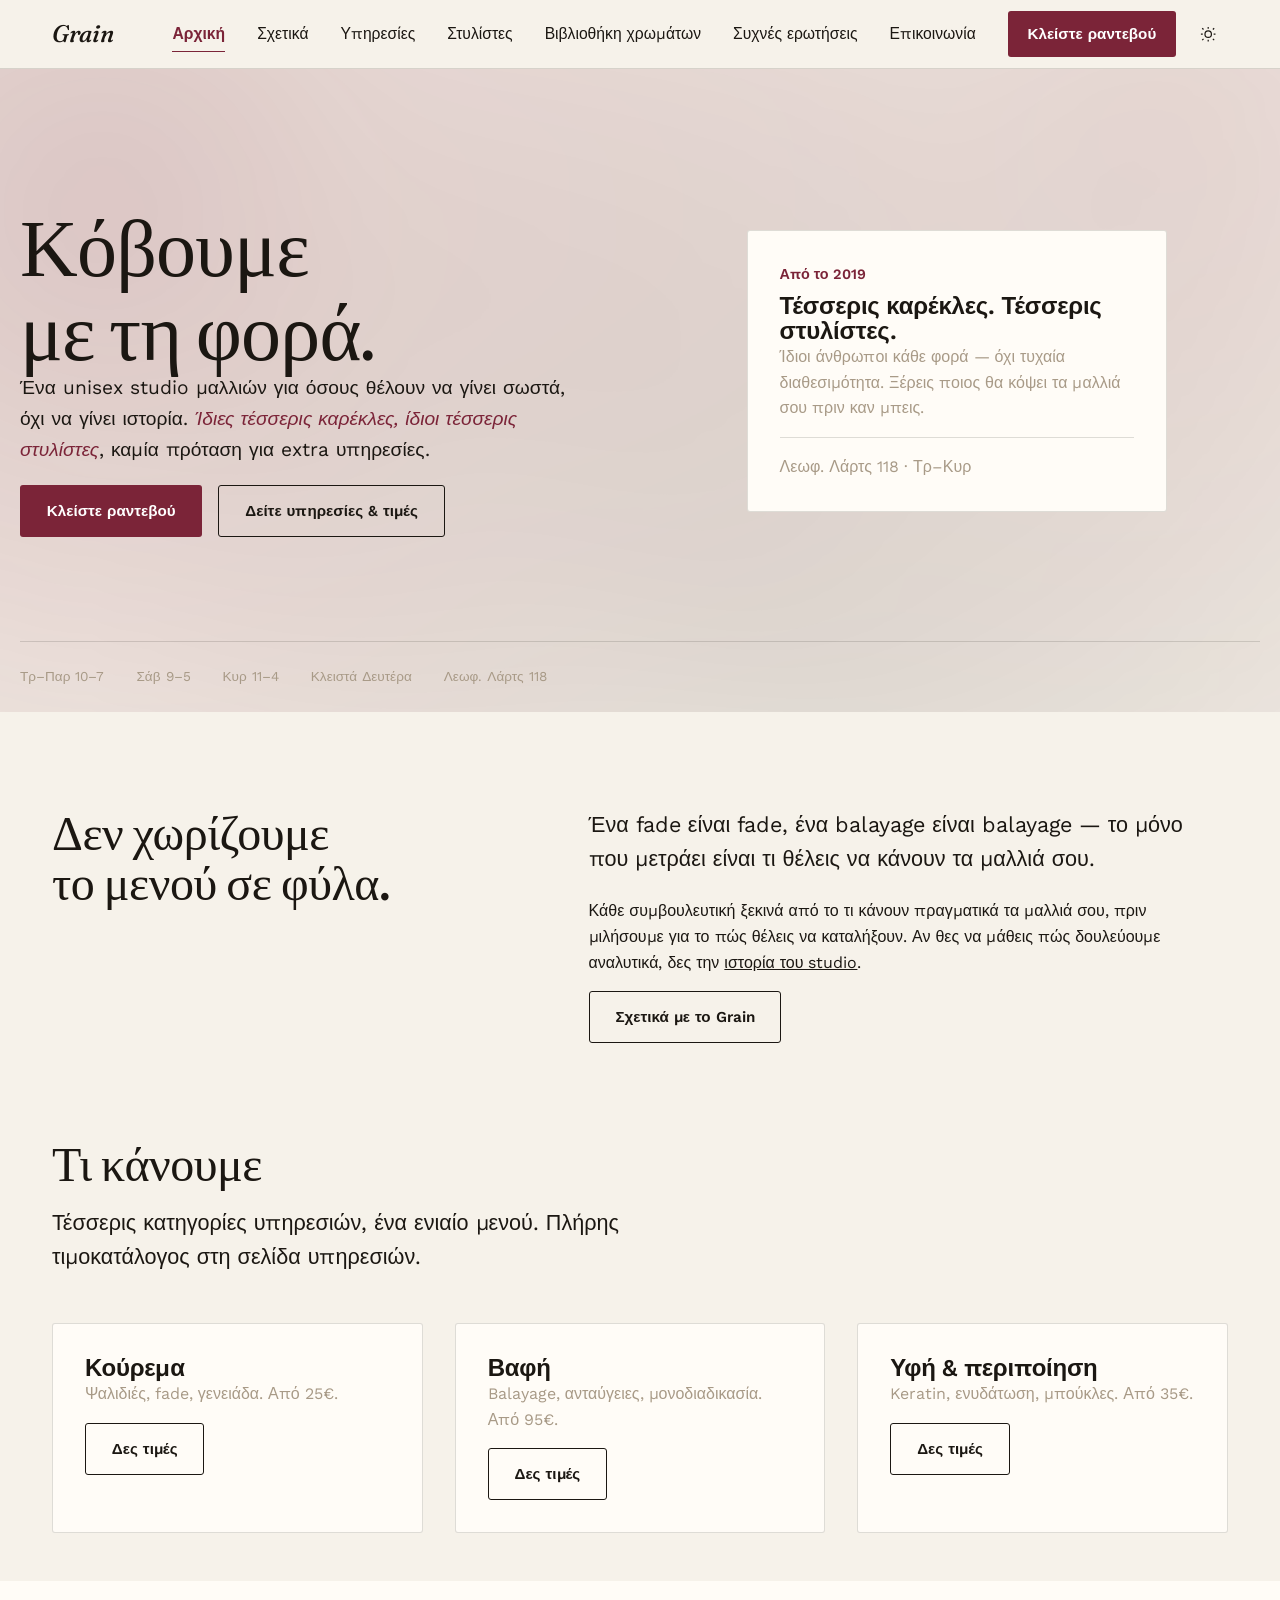
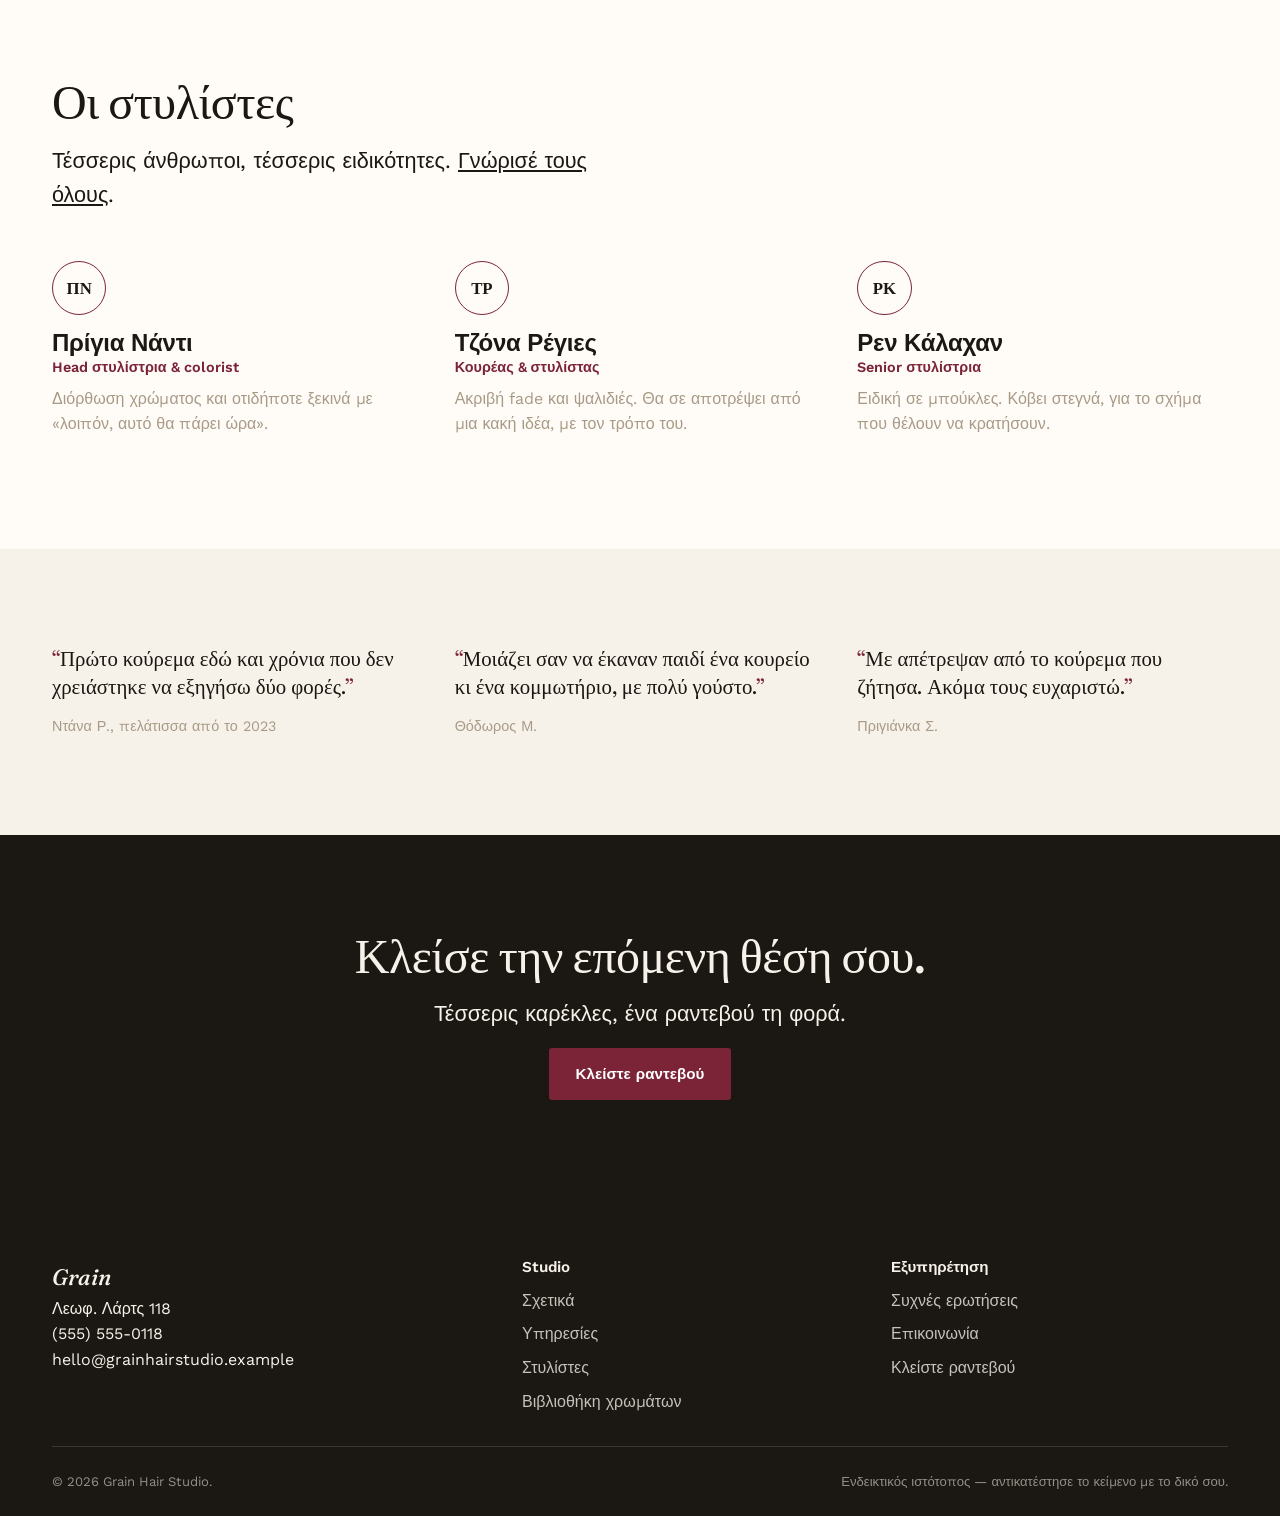
<file: index.html>
<!doctype html>
<html lang="el">
<head>
<meta charset="UTF-8">
<meta name="viewport" content="width=device-width, initial-scale=1.0">
<title>Grain Hair Studio — Κούρεμα, βαφή &amp; περιποίηση για όλους</title>
<meta name="description" content="Το Grain είναι ένα unisex studio μαλλιών με τέσσερις καρέκλες και τέσσερις μόνιμους στυλίστες. Κούρεμα, βαφή, υφή και φινίρισμα — χωρίς κατηγορίες φύλου.">
<meta property="og:type" content="website">
<meta property="og:title" content="Grain Hair Studio — Κούρεμα, βαφή &amp; περιποίηση για όλους">
<meta property="og:description" content="Ένα unisex studio μαλλιών με τέσσερις καρέκλες και τέσσερις μόνιμους στυλίστες. Χωρίς κατηγορίες φύλου, με συμβουλευτική πριν από κάθε ραντεβού.">
<meta property="og:url" content="https://grainhairstudio.example/">
<link rel="icon" type="image/svg+xml" href="assets/favicon.svg">
<link rel="preconnect" href="https://fonts.googleapis.com">
<link rel="preconnect" href="https://fonts.gstatic.com" crossorigin>
<link href="https://fonts.googleapis.com/css2?family=Fraunces:ital,opsz,wght@0,9..144,300;0,9..144,400;0,9..144,500;0,9..144,600;1,9..144,400;1,9..144,500&family=Work+Sans:wght@400;500;600;700&display=swap" rel="stylesheet">
<link rel="stylesheet" href="css/styles.css">
</head>
<body data-page="home">

<a class="skip-link" href="#main">Μετάβαση στο περιεχόμενο</a>

<header class="site-header">
  <div class="container header-inner">
    <a class="brand" href="index.html">Grain</a>
    <div class="header-actions">
      <nav class="main-nav" aria-label="Κύριο μενού">
        <button class="nav-toggle" id="navToggle" aria-expanded="false" aria-controls="navList">
          <span></span><span></span><span></span>
          <span class="sr-only">Μενού</span>
        </button>
        <ul id="navList" class="nav-list">
          <li><a class="nav-link" data-nav="home" href="index.html">Αρχική</a></li>
          <li><a class="nav-link" data-nav="about" href="about.html">Σχετικά</a></li>
          <li><a class="nav-link" data-nav="services" href="services.html">Υπηρεσίες</a></li>
          <li><a class="nav-link" data-nav="stylists" href="stylists.html">Στυλίστες</a></li>
          <li><a class="nav-link" data-nav="gallery" href="gallery.html">Βιβλιοθήκη χρωμάτων</a></li>
          <li><a class="nav-link" data-nav="faq" href="faq.html">Συχνές ερωτήσεις</a></li>
          <li><a class="nav-link" data-nav="contact" href="contact.html">Επικοινωνία</a></li>
          <li><a href="contact.html#booking" class="nav-cta">Κλείστε ραντεβού</a></li>
        </ul>
      </nav>
      <button class="theme-toggle" aria-label="Εναλλαγή σκοτεινού φωτισμού">
        <svg class="icon-sun" viewBox="0 0 24 24" fill="none" stroke="currentColor" stroke-width="1.6" aria-hidden="true"><circle cx="12" cy="12" r="4.2"/><path d="M12 2.5v2.4M12 19.1v2.4M4.2 4.2l1.7 1.7M18.1 18.1l1.7 1.7M2.5 12h2.4M19.1 12h2.4M4.2 19.8l1.7-1.7M18.1 5.9l1.7-1.7"/></svg>
        <svg class="icon-moon" viewBox="0 0 24 24" fill="none" stroke="currentColor" stroke-width="1.6" aria-hidden="true"><path d="M20 14.5A8.5 8.5 0 1 1 9.5 4a6.8 6.8 0 0 0 10.5 10.5Z"/></svg>
      </button>
    </div>
  </div>
</header>

<main id="main">

  <section class="hero">
    <div class="hero-mesh" aria-hidden="true"></div>
    <div class="container hero-grid">
      <div>
        <h1 class="h1">
          <span class="hero-word" style="--word-delay:0s">Κόβουμε</span><br>
          <span class="hero-word" style="--word-delay:.08s">με</span>
          <span class="hero-word" style="--word-delay:.16s">τη</span>
          <span class="hero-word" style="--word-delay:.24s">φορά.</span>
        </h1>
        <p class="hero-sub lede">Ένα unisex studio μαλλιών για όσους θέλουν να γίνει σωστά, όχι να γίνει ιστορία. <em>Ίδιες τέσσερις καρέκλες, ίδιοι τέσσερις στυλίστες</em>, καμία πρόταση για extra υπηρεσίες.</p>
        <div class="hero-actions">
          <a href="contact.html#booking" class="btn btn-primary">Κλείστε ραντεβού</a>
          <a href="services.html" class="btn btn-ghost">Δείτε υπηρεσίες &amp; τιμές</a>
        </div>
      </div>
      <div class="hero-figure card" data-reveal>
        <p class="stylist-role">Από το 2019</p>
        <h3>Τέσσερις καρέκλες. Τέσσερις στυλίστες.</h3>
        <p class="muted">Ίδιοι άνθρωποι κάθε φορά — όχι τυχαία διαθεσιμότητα. Ξέρεις ποιος θα κόψει τα μαλλιά σου πριν καν μπεις.</p>
        <hr class="rule">
        <p class="muted" style="margin-top: 1rem; margin-bottom: 0;">Λεωφ. Λάρτς 118 · Τρ–Κυρ</p>
      </div>
    </div>
    <div class="container hero-meta">
      <span>Τρ–Παρ 10–7</span>
      <span>Σάβ 9–5</span>
      <span>Κυρ 11–4</span>
      <span>Κλειστά Δευτέρα</span>
      <span>Λεωφ. Λάρτς 118</span>
    </div>
  </section>

  <section class="section">
    <div class="container split">
      <div data-reveal>
        <h2 class="h2">Δεν χωρίζουμε<br>το μενού σε φύλα.</h2>
      </div>
      <div data-reveal style="--reveal-delay:.1s">
        <p class="lede mt-0">Ένα fade είναι fade, ένα balayage είναι balayage — το μόνο που μετράει είναι τι θέλεις να κάνουν τα μαλλιά σου.</p>
        <p class="measure">Κάθε συμβουλευτική ξεκινά από το τι κάνουν πραγματικά τα μαλλιά σου, πριν μιλήσουμε για το πώς θέλεις να καταλήξουν. Αν θες να μάθεις πώς δουλεύουμε αναλυτικά, δες την <a href="about.html">ιστορία του studio</a>.</p>
        <a class="btn btn-ghost" href="about.html">Σχετικά με το Grain</a>
      </div>
    </div>
  </section>

  <section class="section section-tight" style="padding-top:0;">
    <div class="container">
      <div class="section-head" data-reveal>
        <h2 class="h2 mt-0">Τι κάνουμε</h2>
        <p class="lede">Τέσσερις κατηγορίες υπηρεσιών, ένα ενιαίο μενού. Πλήρης τιμοκατάλογος στη σελίδα υπηρεσιών.</p>
      </div>
      <div class="grid grid-3">
        <article class="card" data-reveal>
          <h3>Κούρεμα</h3>
          <p class="muted">Ψαλιδιές, fade, γενειάδα. Από 25€.</p>
          <a class="btn btn-ghost" href="services.html#cut">Δες τιμές</a>
        </article>
        <article class="card" data-reveal style="--reveal-delay:.08s">
          <h3>Βαφή</h3>
          <p class="muted">Balayage, ανταύγειες, μονοδιαδικασία. Από 95€.</p>
          <a class="btn btn-ghost" href="services.html#color">Δες τιμές</a>
        </article>
        <article class="card" data-reveal style="--reveal-delay:.16s">
          <h3>Υφή &amp; περιποίηση</h3>
          <p class="muted">Keratin, ενυδάτωση, μπούκλες. Από 35€.</p>
          <a class="btn btn-ghost" href="services.html#texture">Δες τιμές</a>
        </article>
      </div>
    </div>
  </section>

  <section class="section" style="background: var(--paper-raised);">
    <div class="container">
      <div class="section-head" data-reveal>
        <h2 class="h2 mt-0">Οι στυλίστες</h2>
        <p class="lede">Τέσσερις άνθρωποι, τέσσερις ειδικότητες. <a href="stylists.html">Γνώρισέ τους όλους</a>.</p>
      </div>
      <div class="grid grid-3">
        <article class="stylist-card" data-reveal>
          <span class="stylist-mark" aria-hidden="true">ΠΝ</span>
          <h3>Πρίγια Νάντι</h3>
          <p class="stylist-role">Head στυλίστρια &amp; colorist</p>
          <p class="muted">Διόρθωση χρώματος και οτιδήποτε ξεκινά με «λοιπόν, αυτό θα πάρει ώρα».</p>
        </article>
        <article class="stylist-card" data-reveal style="--reveal-delay:.08s">
          <span class="stylist-mark" aria-hidden="true">ΤΡ</span>
          <h3>Τζόνα Ρέγιες</h3>
          <p class="stylist-role">Κουρέας &amp; στυλίστας</p>
          <p class="muted">Ακριβή fade και ψαλιδιές. Θα σε αποτρέψει από μια κακή ιδέα, με τον τρόπο του.</p>
        </article>
        <article class="stylist-card" data-reveal style="--reveal-delay:.16s">
          <span class="stylist-mark" aria-hidden="true">ΡΚ</span>
          <h3>Ρεν Κάλαχαν</h3>
          <p class="stylist-role">Senior στυλίστρια</p>
          <p class="muted">Ειδική σε μπούκλες. Κόβει στεγνά, για το σχήμα που θέλουν να κρατήσουν.</p>
        </article>
      </div>
    </div>
  </section>

  <section class="section">
    <div class="container">
      <div class="grid grid-3">
        <blockquote class="testimonial" data-reveal>
          <p>Πρώτο κούρεμα εδώ και χρόνια που δεν χρειάστηκε να εξηγήσω δύο φορές.</p>
          <cite>Ντάνα Ρ., πελάτισσα από το 2023</cite>
        </blockquote>
        <blockquote class="testimonial" data-reveal style="--reveal-delay:.08s">
          <p>Μοιάζει σαν να έκαναν παιδί ένα κουρείο κι ένα κομμωτήριο, με πολύ γούστο.</p>
          <cite>Θόδωρος Μ.</cite>
        </blockquote>
        <blockquote class="testimonial" data-reveal style="--reveal-delay:.16s">
          <p>Με απέτρεψαν από το κούρεμα που ζήτησα. Ακόμα τους ευχαριστώ.</p>
          <cite>Πριγιάνκα Σ.</cite>
        </blockquote>
      </div>
    </div>
  </section>

  <section class="section" style="background: var(--ink); color: var(--paper); text-align:center;">
    <div class="container stack" data-reveal>
      <h2 class="h2" style="color: var(--paper);">Κλείσε την επόμενη θέση σου.</h2>
      <p class="lede" style="color: var(--paper); margin: 0 auto;">Τέσσερις καρέκλες, ένα ραντεβού τη φορά.</p>
      <div class="btn-row" style="justify-content:center;">
        <a href="contact.html#booking" class="btn btn-primary">Κλείστε ραντεβού</a>
      </div>
    </div>
  </section>

</main>

<footer class="site-footer">
  <div class="container">
    <div class="footer-grid">
      <div>
        <a class="footer-brand" href="index.html">Grain</a>
        <p>Λεωφ. Λάρτς 118<br>(555) 555-0118<br>hello@grainhairstudio.example</p>
      </div>
      <div>
        <h4>Studio</h4>
        <ul class="footer-links">
          <li><a href="about.html">Σχετικά</a></li>
          <li><a href="services.html">Υπηρεσίες</a></li>
          <li><a href="stylists.html">Στυλίστες</a></li>
          <li><a href="gallery.html">Βιβλιοθήκη χρωμάτων</a></li>
        </ul>
      </div>
      <div>
        <h4>Εξυπηρέτηση</h4>
        <ul class="footer-links">
          <li><a href="faq.html">Συχνές ερωτήσεις</a></li>
          <li><a href="contact.html">Επικοινωνία</a></li>
          <li><a href="contact.html#booking">Κλείστε ραντεβού</a></li>
        </ul>
      </div>
    </div>
    <div class="footer-bottom">
      <span>&copy; 2026 Grain Hair Studio.</span>
      <span>Ενδεικτικός ιστότοπος — αντικατέστησε το κείμενο με το δικό σου.</span>
    </div>
  </div>
</footer>

<script src="js/main.js"></script>
</body>
</html>
</file>
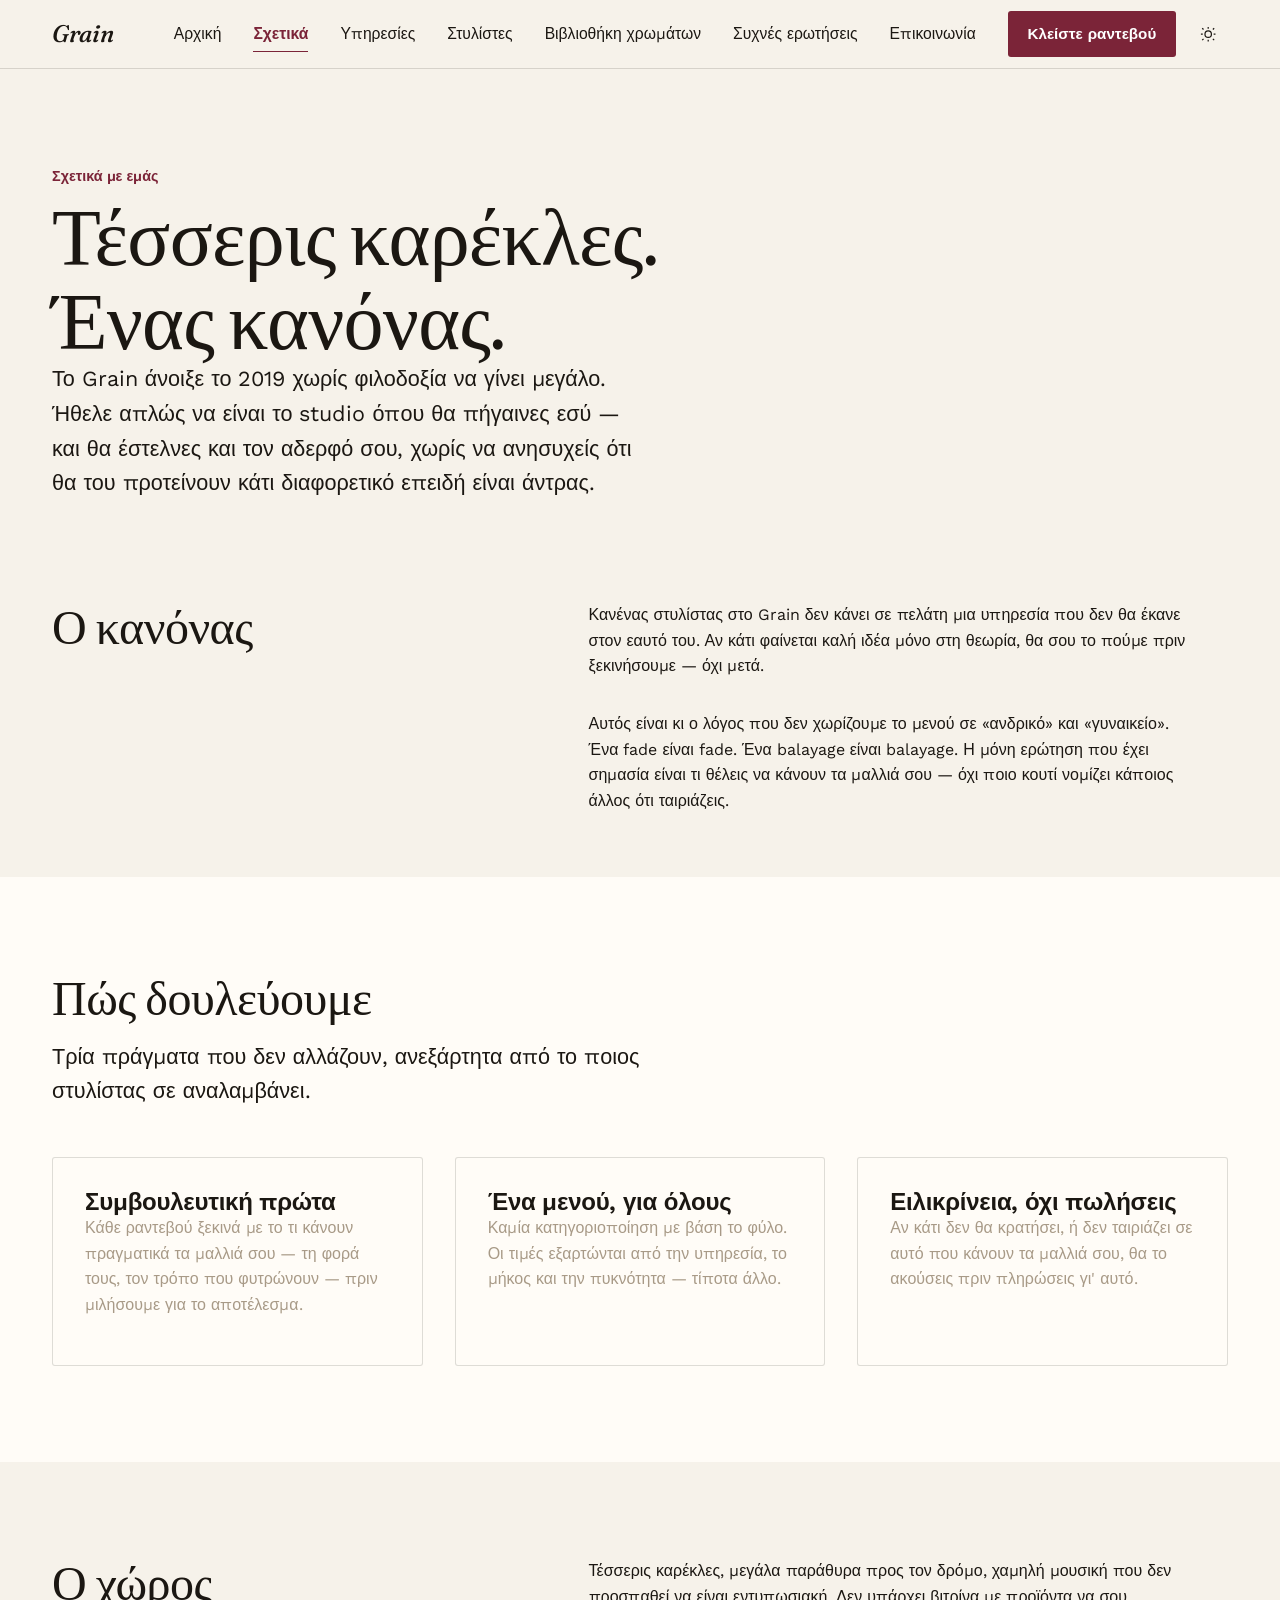
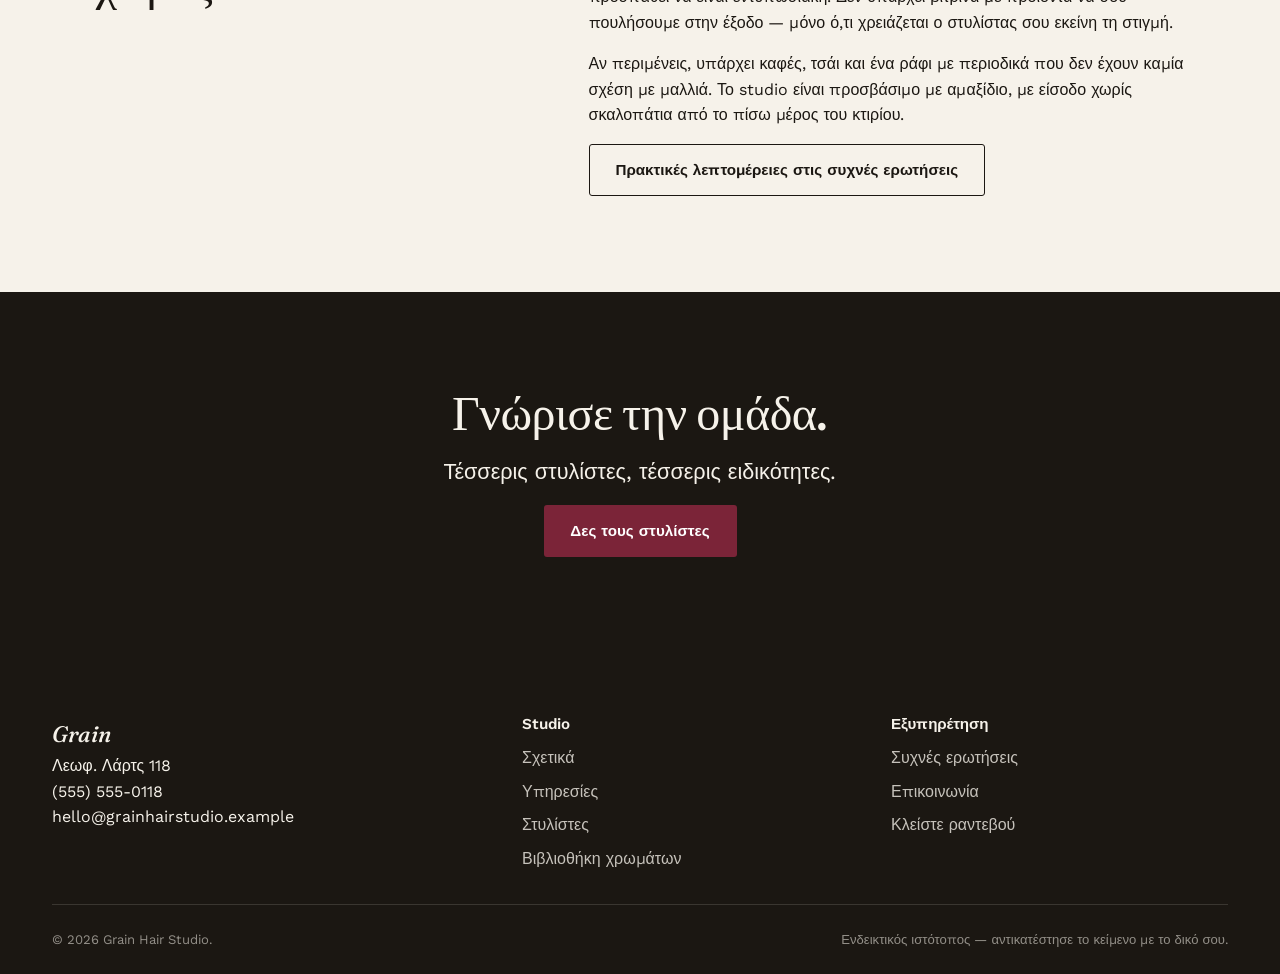
<file: about.html>
<!doctype html>
<html lang="el">
<head>
<meta charset="UTF-8">
<meta name="viewport" content="width=device-width, initial-scale=1.0">
<title>Σχετικά — Grain Hair Studio</title>
<meta name="description" content="Το Grain άνοιξε το 2019 με τέσσερις καρέκλες και έναν κανόνα: κανένας στυλίστας δεν κάνει υπηρεσία που δεν θα έκανε στον εαυτό του. Δες την ιστορία και τη φιλοσοφία μας.">
<meta property="og:type" content="website">
<meta property="og:title" content="Σχετικά — Grain Hair Studio">
<meta property="og:description" content="Η ιστορία, η φιλοσοφία και ο χώρος πίσω από το Grain Hair Studio.">
<meta property="og:url" content="https://grainhairstudio.example/about.html">
<link rel="icon" type="image/svg+xml" href="assets/favicon.svg">
<link rel="preconnect" href="https://fonts.googleapis.com">
<link rel="preconnect" href="https://fonts.gstatic.com" crossorigin>
<link href="https://fonts.googleapis.com/css2?family=Fraunces:ital,opsz,wght@0,9..144,300;0,9..144,400;0,9..144,500;0,9..144,600;1,9..144,400;1,9..144,500&family=Work+Sans:wght@400;500;600;700&display=swap" rel="stylesheet">
<link rel="stylesheet" href="css/styles.css">
</head>
<body data-page="about">

<a class="skip-link" href="#main">Μετάβαση στο περιεχόμενο</a>

<header class="site-header">
  <div class="container header-inner">
    <a class="brand" href="index.html">Grain</a>
    <div class="header-actions">
      <nav class="main-nav" aria-label="Κύριο μενού">
        <button class="nav-toggle" id="navToggle" aria-expanded="false" aria-controls="navList">
          <span></span><span></span><span></span>
          <span class="sr-only">Μενού</span>
        </button>
        <ul id="navList" class="nav-list">
          <li><a class="nav-link" data-nav="home" href="index.html">Αρχική</a></li>
          <li><a class="nav-link" data-nav="about" href="about.html">Σχετικά</a></li>
          <li><a class="nav-link" data-nav="services" href="services.html">Υπηρεσίες</a></li>
          <li><a class="nav-link" data-nav="stylists" href="stylists.html">Στυλίστες</a></li>
          <li><a class="nav-link" data-nav="gallery" href="gallery.html">Βιβλιοθήκη χρωμάτων</a></li>
          <li><a class="nav-link" data-nav="faq" href="faq.html">Συχνές ερωτήσεις</a></li>
          <li><a class="nav-link" data-nav="contact" href="contact.html">Επικοινωνία</a></li>
          <li><a href="contact.html#booking" class="nav-cta">Κλείστε ραντεβού</a></li>
        </ul>
      </nav>
      <button class="theme-toggle" aria-label="Εναλλαγή σκοτεινού φωτισμού">
        <svg class="icon-sun" viewBox="0 0 24 24" fill="none" stroke="currentColor" stroke-width="1.6" aria-hidden="true"><circle cx="12" cy="12" r="4.2"/><path d="M12 2.5v2.4M12 19.1v2.4M4.2 4.2l1.7 1.7M18.1 18.1l1.7 1.7M2.5 12h2.4M19.1 12h2.4M4.2 19.8l1.7-1.7M18.1 5.9l1.7-1.7"/></svg>
        <svg class="icon-moon" viewBox="0 0 24 24" fill="none" stroke="currentColor" stroke-width="1.6" aria-hidden="true"><path d="M20 14.5A8.5 8.5 0 1 1 9.5 4a6.8 6.8 0 0 0 10.5 10.5Z"/></svg>
      </button>
    </div>
  </div>
</header>

<main id="main">

  <section class="section" style="padding-bottom: var(--space-6);">
    <div class="container">
      <p class="stylist-role" data-reveal>Σχετικά με εμάς</p>
      <h1 class="h1" data-reveal style="--reveal-delay:.05s">Τέσσερις καρέκλες.<br>Ένας κανόνας.</h1>
      <p class="lede" data-reveal style="--reveal-delay:.1s">Το Grain άνοιξε το 2019 χωρίς φιλοδοξία να γίνει μεγάλο. Ήθελε απλώς να είναι το studio όπου θα πήγαινες εσύ — και θα έστελνες και τον αδερφό σου, χωρίς να ανησυχείς ότι θα του προτείνουν κάτι διαφορετικό επειδή είναι άντρας.</p>
    </div>
  </section>

  <section class="section-tight">
    <div class="container split">
      <div data-reveal>
        <h2 class="h2">Ο κανόνας</h2>
      </div>
      <div class="stack" data-reveal style="--reveal-delay:.1s">
        <p class="measure mt-0">Κανένας στυλίστας στο Grain δεν κάνει σε πελάτη μια υπηρεσία που δεν θα έκανε στον εαυτό του. Αν κάτι φαίνεται καλή ιδέα μόνο στη θεωρία, θα σου το πούμε πριν ξεκινήσουμε — όχι μετά.</p>
        <p class="measure">Αυτός είναι κι ο λόγος που δεν χωρίζουμε το μενού σε «ανδρικό» και «γυναικείο». Ένα fade είναι fade. Ένα balayage είναι balayage. Η μόνη ερώτηση που έχει σημασία είναι τι θέλεις να κάνουν τα μαλλιά σου — όχι ποιο κουτί νομίζει κάποιος άλλος ότι ταιριάζεις.</p>
      </div>
    </div>
  </section>

  <section class="section" style="background: var(--paper-raised);">
    <div class="container">
      <div class="section-head" data-reveal>
        <h2 class="h2 mt-0">Πώς δουλεύουμε</h2>
        <p class="lede">Τρία πράγματα που δεν αλλάζουν, ανεξάρτητα από το ποιος στυλίστας σε αναλαμβάνει.</p>
      </div>
      <div class="grid grid-3">
        <article class="card" data-reveal>
          <h3>Συμβουλευτική πρώτα</h3>
          <p class="muted">Κάθε ραντεβού ξεκινά με το τι κάνουν πραγματικά τα μαλλιά σου — τη φορά τους, τον τρόπο που φυτρώνουν — πριν μιλήσουμε για το αποτέλεσμα.</p>
        </article>
        <article class="card" data-reveal style="--reveal-delay:.08s">
          <h3>Ένα μενού, για όλους</h3>
          <p class="muted">Καμία κατηγοριοποίηση με βάση το φύλο. Οι τιμές εξαρτώνται από την υπηρεσία, το μήκος και την πυκνότητα — τίποτα άλλο.</p>
        </article>
        <article class="card" data-reveal style="--reveal-delay:.16s">
          <h3>Ειλικρίνεια, όχι πωλήσεις</h3>
          <p class="muted">Αν κάτι δεν θα κρατήσει, ή δεν ταιριάζει σε αυτό που κάνουν τα μαλλιά σου, θα το ακούσεις πριν πληρώσεις γι' αυτό.</p>
        </article>
      </div>
    </div>
  </section>

  <section class="section">
    <div class="container split">
      <div data-reveal>
        <h2 class="h2">Ο χώρος</h2>
      </div>
      <div data-reveal style="--reveal-delay:.1s">
        <p class="measure mt-0">Τέσσερις καρέκλες, μεγάλα παράθυρα προς τον δρόμο, χαμηλή μουσική που δεν προσπαθεί να είναι εντυπωσιακή. Δεν υπάρχει βιτρίνα με προϊόντα να σου πουλήσουμε στην έξοδο — μόνο ό,τι χρειάζεται ο στυλίστας σου εκείνη τη στιγμή.</p>
        <p class="measure">Αν περιμένεις, υπάρχει καφές, τσάι και ένα ράφι με περιοδικά που δεν έχουν καμία σχέση με μαλλιά. Το studio είναι προσβάσιμο με αμαξίδιο, με είσοδο χωρίς σκαλοπάτια από το πίσω μέρος του κτιρίου.</p>
        <a class="btn btn-ghost" href="faq.html">Πρακτικές λεπτομέρειες στις συχνές ερωτήσεις</a>
      </div>
    </div>
  </section>

  <section class="section" style="background: var(--ink); color: var(--paper); text-align:center;">
    <div class="container stack" data-reveal>
      <h2 class="h2" style="color: var(--paper);">Γνώρισε την ομάδα.</h2>
      <p class="lede" style="color: var(--paper); margin: 0 auto;">Τέσσερις στυλίστες, τέσσερις ειδικότητες.</p>
      <div class="btn-row" style="justify-content:center;">
        <a href="stylists.html" class="btn btn-primary">Δες τους στυλίστες</a>
      </div>
    </div>
  </section>

</main>

<footer class="site-footer">
  <div class="container">
    <div class="footer-grid">
      <div>
        <a class="footer-brand" href="index.html">Grain</a>
        <p>Λεωφ. Λάρτς 118<br>(555) 555-0118<br>hello@grainhairstudio.example</p>
      </div>
      <div>
        <h4>Studio</h4>
        <ul class="footer-links">
          <li><a href="about.html">Σχετικά</a></li>
          <li><a href="services.html">Υπηρεσίες</a></li>
          <li><a href="stylists.html">Στυλίστες</a></li>
          <li><a href="gallery.html">Βιβλιοθήκη χρωμάτων</a></li>
        </ul>
      </div>
      <div>
        <h4>Εξυπηρέτηση</h4>
        <ul class="footer-links">
          <li><a href="faq.html">Συχνές ερωτήσεις</a></li>
          <li><a href="contact.html">Επικοινωνία</a></li>
          <li><a href="contact.html#booking">Κλείστε ραντεβού</a></li>
        </ul>
      </div>
    </div>
    <div class="footer-bottom">
      <span>&copy; 2026 Grain Hair Studio.</span>
      <span>Ενδεικτικός ιστότοπος — αντικατέστησε το κείμενο με το δικό σου.</span>
    </div>
  </div>
</footer>

<script src="js/main.js"></script>
</body>
</html>
</file>
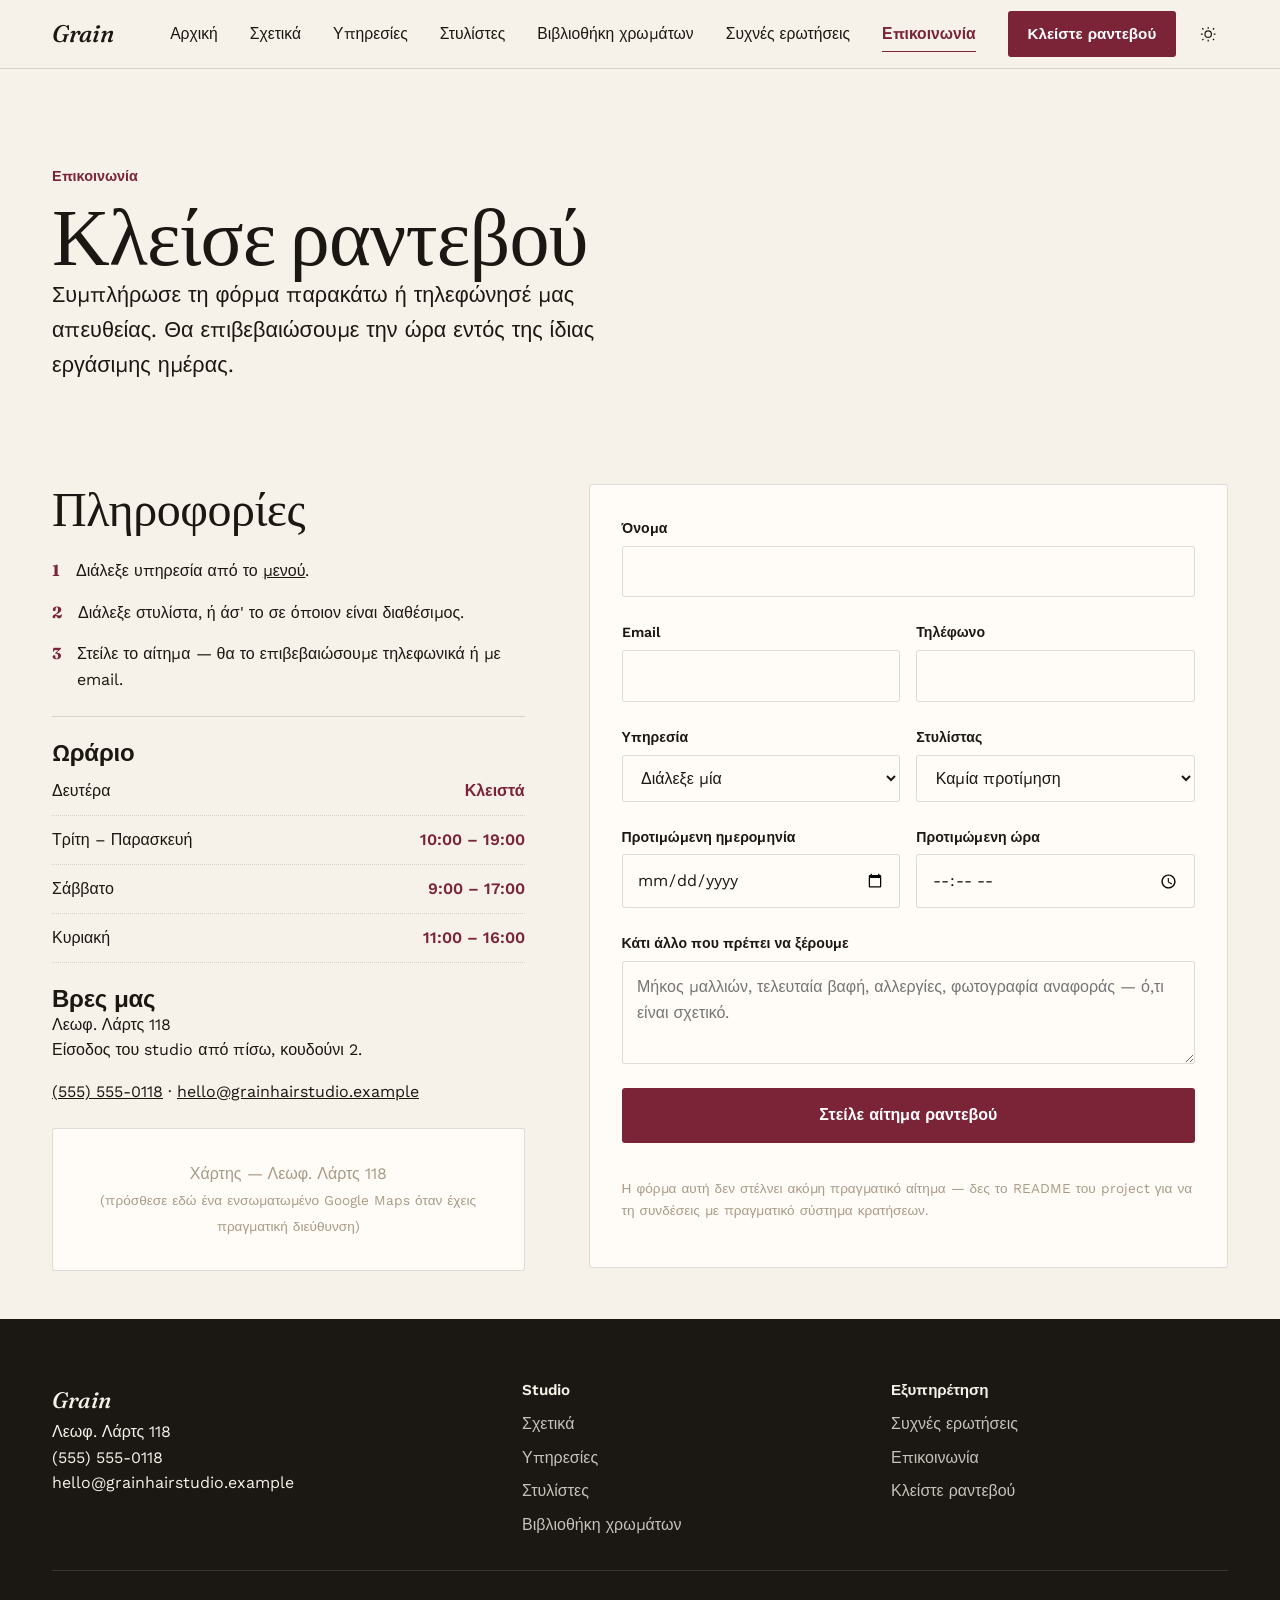
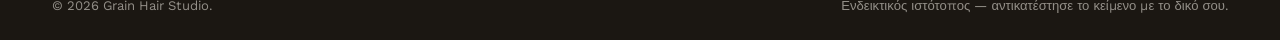
<file: contact.html>
<!doctype html>
<html lang="el">
<head>
<meta charset="UTF-8">
<meta name="viewport" content="width=device-width, initial-scale=1.0">
<title>Επικοινωνία &amp; ραντεβού — Grain Hair Studio</title>
<meta name="description" content="Κλείσε ραντεβού στο Grain: ώρες λειτουργίας, διεύθυνση, τηλέφωνο και φόρμα κράτησης.">
<meta property="og:type" content="website">
<meta property="og:title" content="Επικοινωνία &amp; ραντεβού — Grain Hair Studio">
<meta property="og:description" content="Ώρες, διεύθυνση, τηλέφωνο και φόρμα κράτησης ραντεβού.">
<meta property="og:url" content="https://grainhairstudio.example/contact.html">
<link rel="icon" type="image/svg+xml" href="assets/favicon.svg">
<link rel="preconnect" href="https://fonts.googleapis.com">
<link rel="preconnect" href="https://fonts.gstatic.com" crossorigin>
<link href="https://fonts.googleapis.com/css2?family=Fraunces:ital,opsz,wght@0,9..144,300;0,9..144,400;0,9..144,500;0,9..144,600;1,9..144,400;1,9..144,500&family=Work+Sans:wght@400;500;600;700&display=swap" rel="stylesheet">
<link rel="stylesheet" href="css/styles.css">
</head>
<body data-page="contact">

<a class="skip-link" href="#main">Μετάβαση στο περιεχόμενο</a>

<header class="site-header">
  <div class="container header-inner">
    <a class="brand" href="index.html">Grain</a>
    <div class="header-actions">
      <nav class="main-nav" aria-label="Κύριο μενού">
        <button class="nav-toggle" id="navToggle" aria-expanded="false" aria-controls="navList">
          <span></span><span></span><span></span>
          <span class="sr-only">Μενού</span>
        </button>
        <ul id="navList" class="nav-list">
          <li><a class="nav-link" data-nav="home" href="index.html">Αρχική</a></li>
          <li><a class="nav-link" data-nav="about" href="about.html">Σχετικά</a></li>
          <li><a class="nav-link" data-nav="services" href="services.html">Υπηρεσίες</a></li>
          <li><a class="nav-link" data-nav="stylists" href="stylists.html">Στυλίστες</a></li>
          <li><a class="nav-link" data-nav="gallery" href="gallery.html">Βιβλιοθήκη χρωμάτων</a></li>
          <li><a class="nav-link" data-nav="faq" href="faq.html">Συχνές ερωτήσεις</a></li>
          <li><a class="nav-link" data-nav="contact" href="contact.html">Επικοινωνία</a></li>
          <li><a href="contact.html#booking" class="nav-cta">Κλείστε ραντεβού</a></li>
        </ul>
      </nav>
      <button class="theme-toggle" aria-label="Εναλλαγή σκοτεινού φωτισμού">
        <svg class="icon-sun" viewBox="0 0 24 24" fill="none" stroke="currentColor" stroke-width="1.6" aria-hidden="true"><circle cx="12" cy="12" r="4.2"/><path d="M12 2.5v2.4M12 19.1v2.4M4.2 4.2l1.7 1.7M18.1 18.1l1.7 1.7M2.5 12h2.4M19.1 12h2.4M4.2 19.8l1.7-1.7M18.1 5.9l1.7-1.7"/></svg>
        <svg class="icon-moon" viewBox="0 0 24 24" fill="none" stroke="currentColor" stroke-width="1.6" aria-hidden="true"><path d="M20 14.5A8.5 8.5 0 1 1 9.5 4a6.8 6.8 0 0 0 10.5 10.5Z"/></svg>
      </button>
    </div>
  </div>
</header>

<main id="main">

  <section class="section" style="padding-bottom: var(--space-6);">
    <div class="container">
      <p class="stylist-role" data-reveal>Επικοινωνία</p>
      <h1 class="h1" data-reveal style="--reveal-delay:.05s">Κλείσε ραντεβού</h1>
      <p class="lede" data-reveal style="--reveal-delay:.1s">Συμπλήρωσε τη φόρμα παρακάτω ή τηλεφώνησέ μας απευθείας. Θα επιβεβαιώσουμε την ώρα εντός της ίδιας εργάσιμης ημέρας.</p>
    </div>
  </section>

  <section id="booking" class="section-tight">
    <div class="container split">

      <div data-reveal>
        <h2 class="h2">Πληροφορίες</h2>
        <ol class="stack" style="list-style:none; padding:0; margin: var(--space-5) 0;">
          <li style="display:flex; gap:1rem;"><strong style="color:var(--wine); font-family:var(--font-display);">1</strong><span>Διάλεξε υπηρεσία από το <a href="services.html">μενού</a>.</span></li>
          <li style="display:flex; gap:1rem;"><strong style="color:var(--wine); font-family:var(--font-display);">2</strong><span>Διάλεξε στυλίστα, ή άσ' το σε όποιον είναι διαθέσιμος.</span></li>
          <li style="display:flex; gap:1rem;"><strong style="color:var(--wine); font-family:var(--font-display);">3</strong><span>Στείλε το αίτημα — θα το επιβεβαιώσουμε τηλεφωνικά ή με email.</span></li>
        </ol>

        <hr class="rule" style="margin: var(--space-5) 0;">

        <h3>Ωράριο</h3>
        <ul class="ledger" style="margin-bottom: var(--space-5);">
          <li><span>Δευτέρα</span><span class="price">Κλειστά</span></li>
          <li><span>Τρίτη – Παρασκευή</span><span class="price">10:00 – 19:00</span></li>
          <li><span>Σάββατο</span><span class="price">9:00 – 17:00</span></li>
          <li><span>Κυριακή</span><span class="price">11:00 – 16:00</span></li>
        </ul>

        <h3>Βρες μας</h3>
        <p>Λεωφ. Λάρτς 118<br>Είσοδος του studio από πίσω, κουδούνι 2.</p>
        <p><a href="tel:+15555550118">(555) 555-0118</a> · <a href="mailto:hello@grainhairstudio.example">hello@grainhairstudio.example</a></p>

        <div aria-label="Θέση του studio στον χάρτη (εικονική αναπαράσταση)" style="margin-top: var(--space-5); border: 1px solid var(--stone-line); border-radius: var(--radius); padding: var(--space-6); background: var(--paper-raised); text-align:center;">
          <p class="muted mt-0" style="margin-bottom:0;">Χάρτης — Λεωφ. Λάρτς 118<br><span style="font-size:0.85em;">(πρόσθεσε εδώ ένα ενσωματωμένο Google Maps όταν έχεις πραγματική διεύθυνση)</span></p>
        </div>
      </div>

      <form class="card" id="bookingForm" novalidate data-reveal style="--reveal-delay:.1s">
        <div class="field">
          <label for="name">Όνομα</label>
          <input type="text" id="name" name="name" required autocomplete="name">
        </div>
        <div class="field-row field-row-split">
          <div class="field mt-0">
            <label for="email">Email</label>
            <input type="email" id="email" name="email" required autocomplete="email">
          </div>
          <div class="field mt-0">
            <label for="phone">Τηλέφωνο</label>
            <input type="tel" id="phone" name="phone" autocomplete="tel">
          </div>
        </div>
        <div class="field-row field-row-split">
          <div class="field mt-0">
            <label for="service">Υπηρεσία</label>
            <select id="service" name="service" required>
              <option value="" disabled selected>Διάλεξε μία</option>
              <optgroup label="Κούρεμα">
                <option>Κούρεμα &amp; styling</option>
                <option>Μόνο κούρεμα</option>
                <option>Κούρεμα με μηχανή / fade</option>
                <option>Σχηματισμός γενειάδας</option>
              </optgroup>
              <optgroup label="Βαφή">
                <option>Μονοδιαδικασία βαφή</option>
                <option>Balayage</option>
                <option>Ανταύγειες</option>
                <option>Διόρθωση χρώματος</option>
              </optgroup>
              <optgroup label="Υφή &amp; περιποίηση">
                <option>Κούρεμα για μπούκλες</option>
                <option>Θεραπεία keratin</option>
                <option>Βαθιά ενυδάτωση</option>
              </optgroup>
            </select>
          </div>
          <div class="field mt-0">
            <label for="stylist">Στυλίστας</label>
            <select id="stylist" name="stylist">
              <option value="">Καμία προτίμηση</option>
              <option>Πρίγια Νάντι</option>
              <option>Τζόνα Ρέγιες</option>
              <option>Ρεν Κάλαχαν</option>
              <option>Μάρκους Ότζο</option>
            </select>
          </div>
        </div>
        <div class="field-row field-row-split">
          <div class="field mt-0">
            <label for="date">Προτιμώμενη ημερομηνία</label>
            <input type="date" id="date" name="date">
          </div>
          <div class="field mt-0">
            <label for="time">Προτιμώμενη ώρα</label>
            <input type="time" id="time" name="time">
          </div>
        </div>
        <div class="field">
          <label for="notes">Κάτι άλλο που πρέπει να ξέρουμε</label>
          <textarea id="notes" name="notes" rows="3" placeholder="Μήκος μαλλιών, τελευταία βαφή, αλλεργίες, φωτογραφία αναφοράς — ό,τι είναι σχετικό."></textarea>
        </div>
        <button type="submit" class="btn btn-primary btn-block">Στείλε αίτημα ραντεβού</button>
        <p class="form-status" id="formStatus" role="status" aria-live="polite"></p>
        <p class="form-note mt-0">Η φόρμα αυτή δεν στέλνει ακόμη πραγματικό αίτημα — δες το README του project για να τη συνδέσεις με πραγματικό σύστημα κρατήσεων.</p>
      </form>

    </div>
  </section>

</main>

<footer class="site-footer">
  <div class="container">
    <div class="footer-grid">
      <div>
        <a class="footer-brand" href="index.html">Grain</a>
        <p>Λεωφ. Λάρτς 118<br>(555) 555-0118<br>hello@grainhairstudio.example</p>
      </div>
      <div>
        <h4>Studio</h4>
        <ul class="footer-links">
          <li><a href="about.html">Σχετικά</a></li>
          <li><a href="services.html">Υπηρεσίες</a></li>
          <li><a href="stylists.html">Στυλίστες</a></li>
          <li><a href="gallery.html">Βιβλιοθήκη χρωμάτων</a></li>
        </ul>
      </div>
      <div>
        <h4>Εξυπηρέτηση</h4>
        <ul class="footer-links">
          <li><a href="faq.html">Συχνές ερωτήσεις</a></li>
          <li><a href="contact.html">Επικοινωνία</a></li>
          <li><a href="contact.html#booking">Κλείστε ραντεβού</a></li>
        </ul>
      </div>
    </div>
    <div class="footer-bottom">
      <span>&copy; 2026 Grain Hair Studio.</span>
      <span>Ενδεικτικός ιστότοπος — αντικατέστησε το κείμενο με το δικό σου.</span>
    </div>
  </div>
</footer>

<script src="js/main.js"></script>
</body>
</html>
</file>
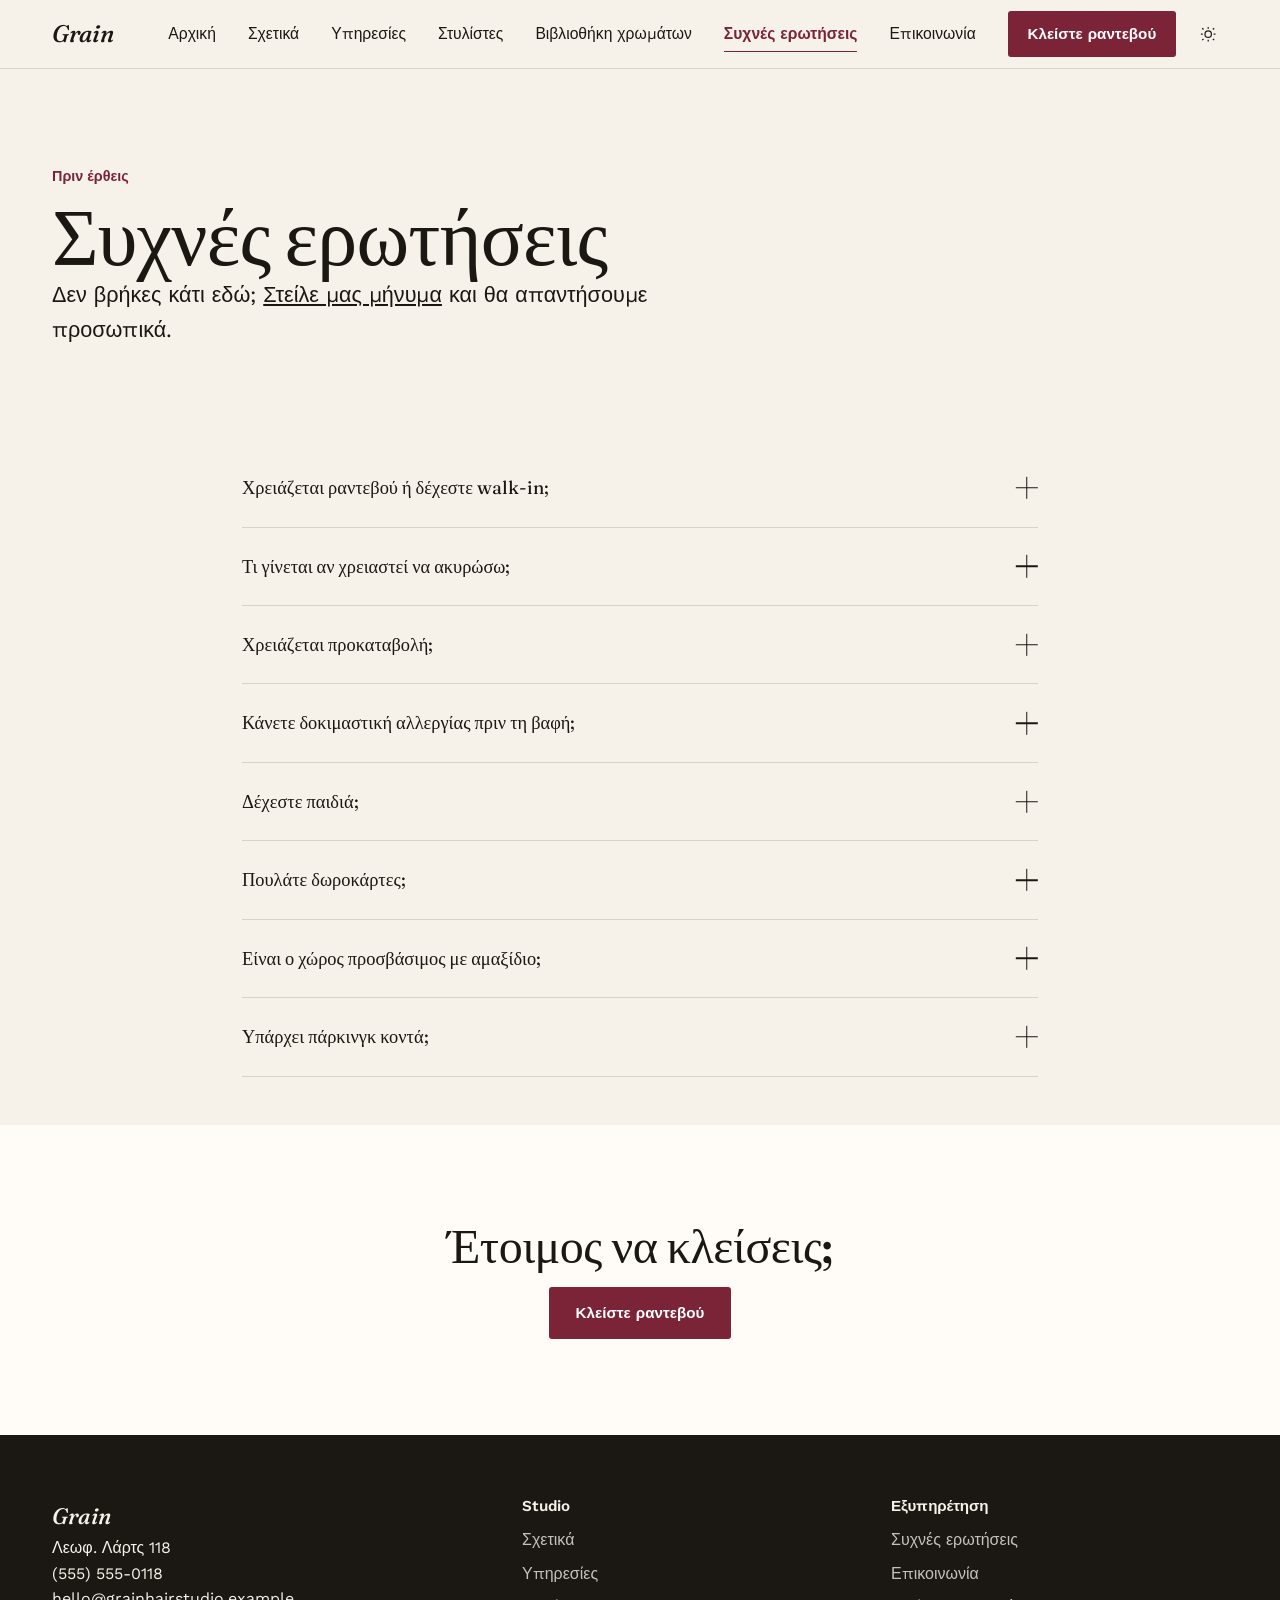
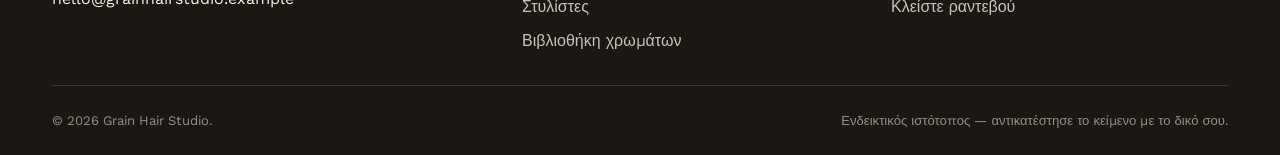
<file: faq.html>
<!doctype html>
<html lang="el">
<head>
<meta charset="UTF-8">
<meta name="viewport" content="width=device-width, initial-scale=1.0">
<title>Συχνές ερωτήσεις — Grain Hair Studio</title>
<meta name="description" content="Ραντεβού, ακυρώσεις, προκαταβολές, δοκιμαστικό αλλεργίας, δωροκάρτες, προσβασιμότητα και πάρκινγκ — όλες οι πρακτικές απαντήσεις για το Grain.">
<meta property="og:type" content="website">
<meta property="og:title" content="Συχνές ερωτήσεις — Grain Hair Studio">
<meta property="og:description" content="Πρακτικές απαντήσεις πριν το πρώτο σου ραντεβού.">
<meta property="og:url" content="https://grainhairstudio.example/faq.html">
<link rel="icon" type="image/svg+xml" href="assets/favicon.svg">
<link rel="preconnect" href="https://fonts.googleapis.com">
<link rel="preconnect" href="https://fonts.gstatic.com" crossorigin>
<link href="https://fonts.googleapis.com/css2?family=Fraunces:ital,opsz,wght@0,9..144,300;0,9..144,400;0,9..144,500;0,9..144,600;1,9..144,400;1,9..144,500&family=Work+Sans:wght@400;500;600;700&display=swap" rel="stylesheet">
<link rel="stylesheet" href="css/styles.css">
</head>
<body data-page="faq">

<a class="skip-link" href="#main">Μετάβαση στο περιεχόμενο</a>

<header class="site-header">
  <div class="container header-inner">
    <a class="brand" href="index.html">Grain</a>
    <div class="header-actions">
      <nav class="main-nav" aria-label="Κύριο μενού">
        <button class="nav-toggle" id="navToggle" aria-expanded="false" aria-controls="navList">
          <span></span><span></span><span></span>
          <span class="sr-only">Μενού</span>
        </button>
        <ul id="navList" class="nav-list">
          <li><a class="nav-link" data-nav="home" href="index.html">Αρχική</a></li>
          <li><a class="nav-link" data-nav="about" href="about.html">Σχετικά</a></li>
          <li><a class="nav-link" data-nav="services" href="services.html">Υπηρεσίες</a></li>
          <li><a class="nav-link" data-nav="stylists" href="stylists.html">Στυλίστες</a></li>
          <li><a class="nav-link" data-nav="gallery" href="gallery.html">Βιβλιοθήκη χρωμάτων</a></li>
          <li><a class="nav-link" data-nav="faq" href="faq.html">Συχνές ερωτήσεις</a></li>
          <li><a class="nav-link" data-nav="contact" href="contact.html">Επικοινωνία</a></li>
          <li><a href="contact.html#booking" class="nav-cta">Κλείστε ραντεβού</a></li>
        </ul>
      </nav>
      <button class="theme-toggle" aria-label="Εναλλαγή σκοτεινού φωτισμού">
        <svg class="icon-sun" viewBox="0 0 24 24" fill="none" stroke="currentColor" stroke-width="1.6" aria-hidden="true"><circle cx="12" cy="12" r="4.2"/><path d="M12 2.5v2.4M12 19.1v2.4M4.2 4.2l1.7 1.7M18.1 18.1l1.7 1.7M2.5 12h2.4M19.1 12h2.4M4.2 19.8l1.7-1.7M18.1 5.9l1.7-1.7"/></svg>
        <svg class="icon-moon" viewBox="0 0 24 24" fill="none" stroke="currentColor" stroke-width="1.6" aria-hidden="true"><path d="M20 14.5A8.5 8.5 0 1 1 9.5 4a6.8 6.8 0 0 0 10.5 10.5Z"/></svg>
      </button>
    </div>
  </div>
</header>

<main id="main">

  <section class="section" style="padding-bottom: var(--space-6);">
    <div class="container">
      <p class="stylist-role" data-reveal>Πριν έρθεις</p>
      <h1 class="h1" data-reveal style="--reveal-delay:.05s">Συχνές ερωτήσεις</h1>
      <p class="lede" data-reveal style="--reveal-delay:.1s">Δεν βρήκες κάτι εδώ; <a href="contact.html">Στείλε μας μήνυμα</a> και θα απαντήσουμε προσωπικά.</p>
    </div>
  </section>

  <section class="section-tight">
    <div class="container" style="max-width: 860px;" data-reveal>

      <div class="accordion-item" data-open="false">
        <button class="accordion-trigger" aria-expanded="false" aria-controls="faq-panel-1" id="faq-trigger-1">
          <span>Χρειάζεται ραντεβού ή δέχεστε walk-in;</span>
          <span class="accordion-icon" aria-hidden="true"></span>
        </button>
        <div class="accordion-panel" id="faq-panel-1" role="region" aria-labelledby="faq-trigger-1">
          <div class="accordion-panel-inner">
            <p class="mt-0">Κατά προτίμηση ραντεβού, γιατί έχουμε μόνο τέσσερις καρέκλες και θέλουμε να μη σε βιάσει κανείς. Αν περνάς τυχαία και κάποιος στυλίστας είναι ελεύθερος, δεχόμαστε walk-in — αλλά δεν το εγγυόμαστε.</p>
          </div>
        </div>
      </div>

      <div class="accordion-item" data-open="false">
        <button class="accordion-trigger" aria-expanded="false" aria-controls="faq-panel-2" id="faq-trigger-2">
          <span>Τι γίνεται αν χρειαστεί να ακυρώσω;</span>
          <span class="accordion-icon" aria-hidden="true"></span>
        </button>
        <div class="accordion-panel" id="faq-panel-2" role="region" aria-labelledby="faq-trigger-2">
          <div class="accordion-panel-inner">
            <p class="mt-0">Πες μας τουλάχιστον 24 ώρες πριν, χωρίς κόστος. Ακυρώσεις της τελευταίας στιγμής ή μη εμφάνιση χρεώνονται με το 50% της υπηρεσίας, γιατί αυτή η ώρα θα μπορούσε να δοθεί σε κάποιον άλλον.</p>
          </div>
        </div>
      </div>

      <div class="accordion-item" data-open="false">
        <button class="accordion-trigger" aria-expanded="false" aria-controls="faq-panel-3" id="faq-trigger-3">
          <span>Χρειάζεται προκαταβολή;</span>
          <span class="accordion-icon" aria-hidden="true"></span>
        </button>
        <div class="accordion-panel" id="faq-panel-3" role="region" aria-labelledby="faq-trigger-3">
          <div class="accordion-panel-inner">
            <p class="mt-0">Μόνο για υπηρεσίες άνω των 150€ (π.χ. keratin, balayage ολόκληρου κεφαλιού) ζητάμε προκαταβολή 20€, η οποία αφαιρείται από το τελικό κόστος. Για απλό κούρεμα ή fade, όχι.</p>
          </div>
        </div>
      </div>

      <div class="accordion-item" data-open="false">
        <button class="accordion-trigger" aria-expanded="false" aria-controls="faq-panel-4" id="faq-trigger-4">
          <span>Κάνετε δοκιμαστική αλλεργίας πριν τη βαφή;</span>
          <span class="accordion-icon" aria-hidden="true"></span>
        </button>
        <div class="accordion-panel" id="faq-panel-4" role="region" aria-labelledby="faq-trigger-4">
          <div class="accordion-panel-inner">
            <p class="mt-0">Ναι, και το συνιστούμε ανεπιφύλακτα αν κάνεις βαφή για πρώτη φορά μαζί μας ή δεν έχεις κάνει ποτέ ξανά. Το τεστ γίνεται δωρεάν στο studio, τουλάχιστον 48 ώρες πριν το ραντεβού βαφής.</p>
          </div>
        </div>
      </div>

      <div class="accordion-item" data-open="false">
        <button class="accordion-trigger" aria-expanded="false" aria-controls="faq-panel-5" id="faq-trigger-5">
          <span>Δέχεστε παιδιά;</span>
          <span class="accordion-icon" aria-hidden="true"></span>
        </button>
        <div class="accordion-panel" id="faq-panel-5" role="region" aria-labelledby="faq-trigger-5">
          <div class="accordion-panel-inner">
            <p class="mt-0">Ναι, από 12 ετών και πάνω. Για μικρότερα παιδιά δεν έχουμε ειδικό εξοπλισμό (καρέκλες, χρόνο) και προτιμούμε να σε παραπέμψουμε αλλού για να έχει καλύτερη εμπειρία το παιδί σου.</p>
          </div>
        </div>
      </div>

      <div class="accordion-item" data-open="false">
        <button class="accordion-trigger" aria-expanded="false" aria-controls="faq-panel-6" id="faq-trigger-6">
          <span>Πουλάτε δωροκάρτες;</span>
          <span class="accordion-icon" aria-hidden="true"></span>
        </button>
        <div class="accordion-panel" id="faq-panel-6" role="region" aria-labelledby="faq-trigger-6">
          <div class="accordion-panel-inner">
            <p class="mt-0">Ναι, σε οποιοδήποτε ποσό, στο studio ή τηλεφωνικά με παραλαβή από εσένα ή αποστολή email. Δεν λήγουν ποτέ.</p>
          </div>
        </div>
      </div>

      <div class="accordion-item" data-open="false">
        <button class="accordion-trigger" aria-expanded="false" aria-controls="faq-panel-7" id="faq-trigger-7">
          <span>Είναι ο χώρος προσβάσιμος με αμαξίδιο;</span>
          <span class="accordion-icon" aria-hidden="true"></span>
        </button>
        <div class="accordion-panel" id="faq-panel-7" role="region" aria-labelledby="faq-trigger-7">
          <div class="accordion-panel-inner">
            <p class="mt-0">Ναι. Η κύρια είσοδος έχει ένα σκαλοπάτι, αλλά υπάρχει προσβάσιμη είσοδος χωρίς σκαλοπάτια από το πίσω μέρος του κτιρίου (κουδούνι 2). Πες μας εκ των προτέρων ώστε να σε περιμένουμε εκεί.</p>
          </div>
        </div>
      </div>

      <div class="accordion-item" data-open="false">
        <button class="accordion-trigger" aria-expanded="false" aria-controls="faq-panel-8" id="faq-trigger-8">
          <span>Υπάρχει πάρκινγκ κοντά;</span>
          <span class="accordion-icon" aria-hidden="true"></span>
        </button>
        <div class="accordion-panel" id="faq-panel-8" role="region" aria-labelledby="faq-trigger-8">
          <div class="accordion-panel-inner">
            <p class="mt-0">Δεν έχουμε δικό μας πάρκινγκ, αλλά υπάρχει δημοτικός χώρος στάθμευσης 100 μέτρα από το studio, στη γωνία της Λάρτς με την Έλμγουντ, και ελεύθερη στάθμευση στους παράπλευρους δρόμους μετά τις 18:00.</p>
          </div>
        </div>
      </div>

    </div>
  </section>

  <section class="section" style="background: var(--paper-raised); text-align:center;">
    <div class="container stack" data-reveal>
      <h2 class="h2 mt-0">Έτοιμος να κλείσεις;</h2>
      <div class="btn-row" style="justify-content:center;">
        <a href="contact.html#booking" class="btn btn-primary">Κλείστε ραντεβού</a>
      </div>
    </div>
  </section>

</main>

<footer class="site-footer">
  <div class="container">
    <div class="footer-grid">
      <div>
        <a class="footer-brand" href="index.html">Grain</a>
        <p>Λεωφ. Λάρτς 118<br>(555) 555-0118<br>hello@grainhairstudio.example</p>
      </div>
      <div>
        <h4>Studio</h4>
        <ul class="footer-links">
          <li><a href="about.html">Σχετικά</a></li>
          <li><a href="services.html">Υπηρεσίες</a></li>
          <li><a href="stylists.html">Στυλίστες</a></li>
          <li><a href="gallery.html">Βιβλιοθήκη χρωμάτων</a></li>
        </ul>
      </div>
      <div>
        <h4>Εξυπηρέτηση</h4>
        <ul class="footer-links">
          <li><a href="faq.html">Συχνές ερωτήσεις</a></li>
          <li><a href="contact.html">Επικοινωνία</a></li>
          <li><a href="contact.html#booking">Κλείστε ραντεβού</a></li>
        </ul>
      </div>
    </div>
    <div class="footer-bottom">
      <span>&copy; 2026 Grain Hair Studio.</span>
      <span>Ενδεικτικός ιστότοπος — αντικατέστησε το κείμενο με το δικό σου.</span>
    </div>
  </div>
</footer>

<script src="js/main.js"></script>
</body>
</html>
</file>
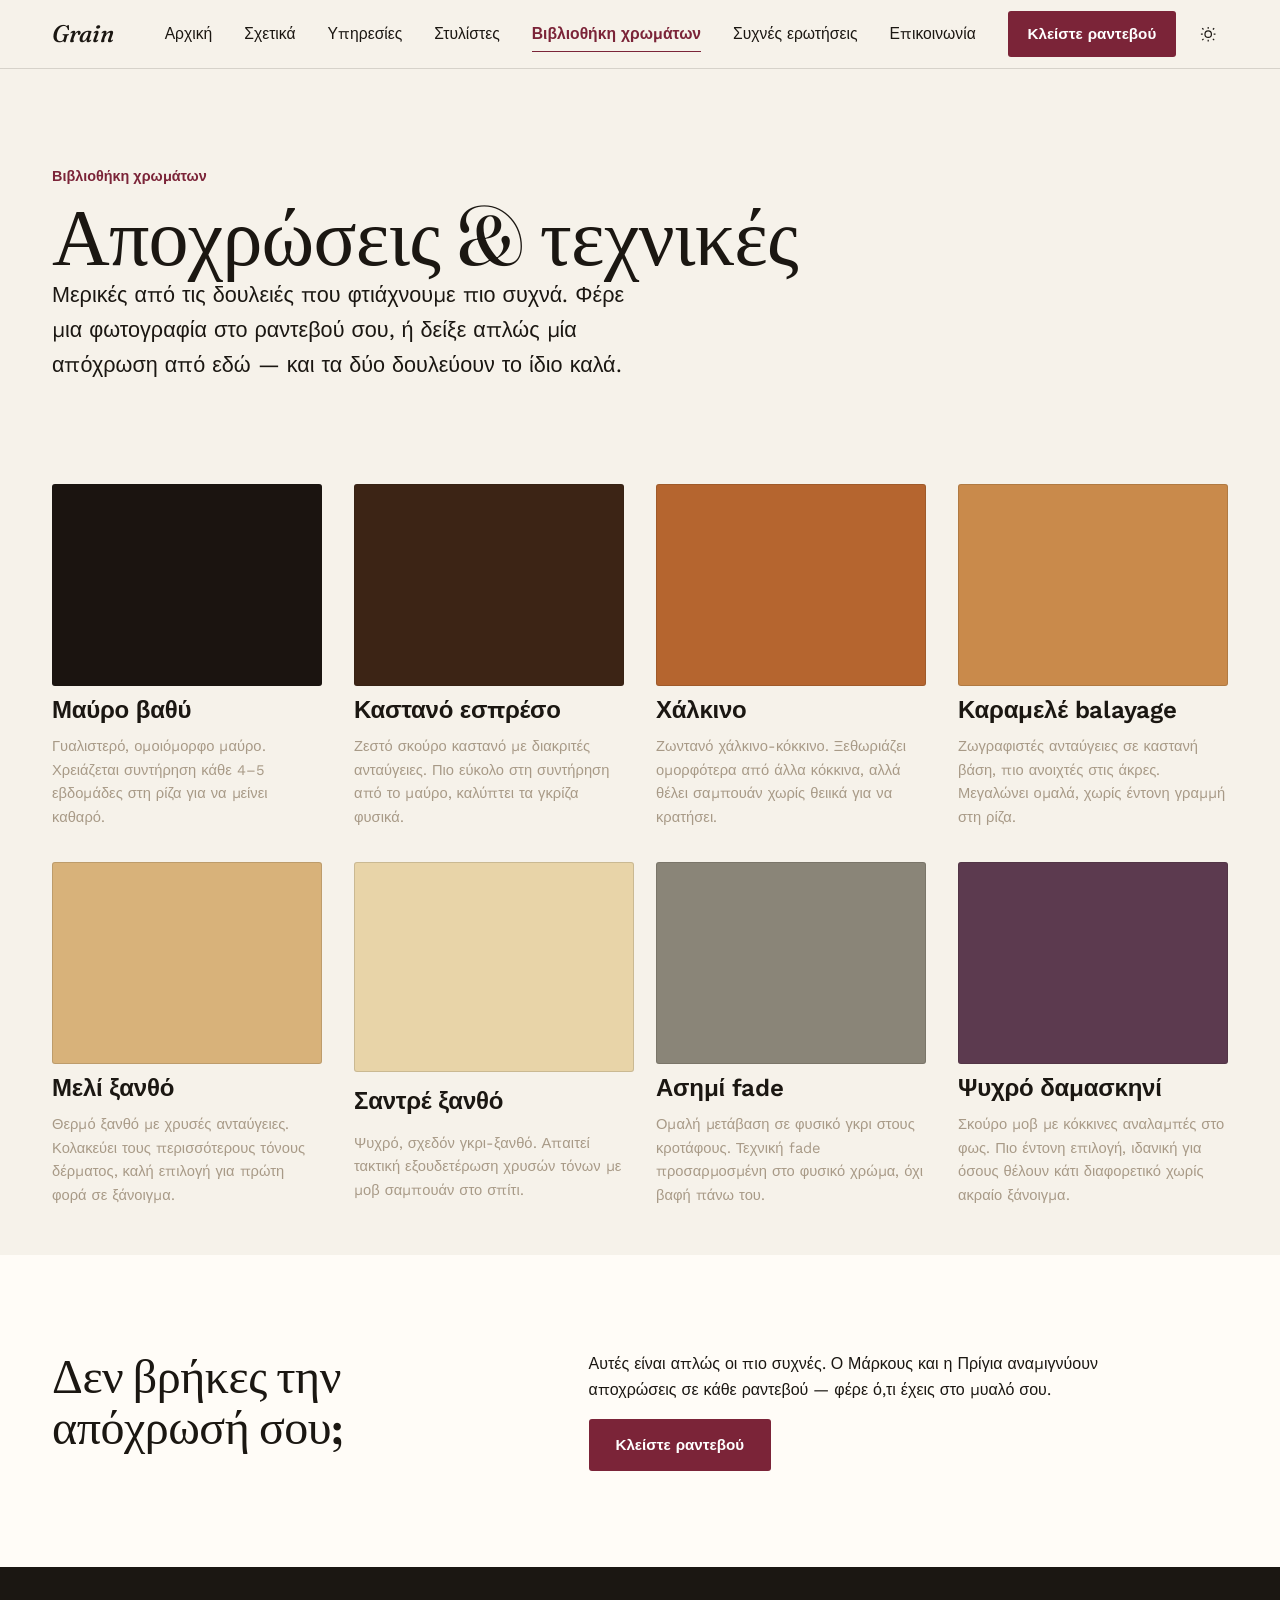
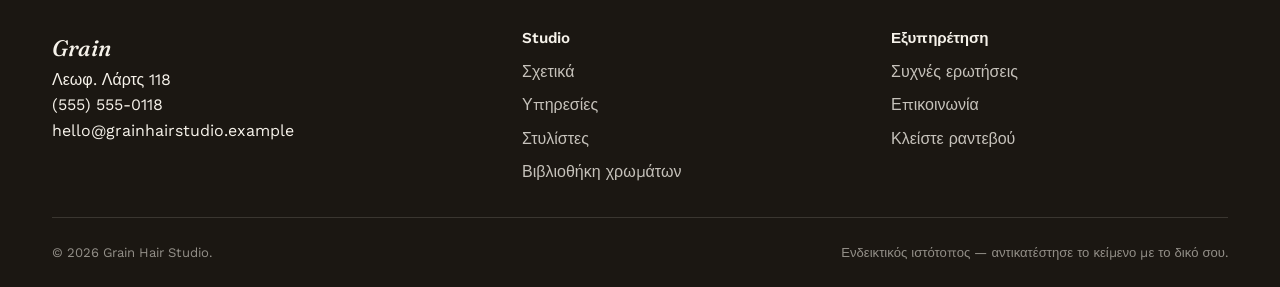
<file: gallery.html>
<!doctype html>
<html lang="el">
<head>
<meta charset="UTF-8">
<meta name="viewport" content="width=device-width, initial-scale=1.0">
<title>Βιβλιοθήκη χρωμάτων — Grain Hair Studio</title>
<meta name="description" content="Οι αποχρώσεις και τεχνικές που φτιάχνουμε πιο συχνά στο Grain: από βαθύ μαύρο μέχρι ασημί fade, με σύντομη περιγραφή τεχνικής για κάθε μία.">
<meta property="og:type" content="website">
<meta property="og:title" content="Βιβλιοθήκη χρωμάτων — Grain Hair Studio">
<meta property="og:description" content="Αποχρώσεις και τεχνικές βαφής, με περιγραφή για κάθε μία.">
<meta property="og:url" content="https://grainhairstudio.example/gallery.html">
<link rel="icon" type="image/svg+xml" href="assets/favicon.svg">
<link rel="preconnect" href="https://fonts.googleapis.com">
<link rel="preconnect" href="https://fonts.gstatic.com" crossorigin>
<link href="https://fonts.googleapis.com/css2?family=Fraunces:ital,opsz,wght@0,9..144,300;0,9..144,400;0,9..144,500;0,9..144,600;1,9..144,400;1,9..144,500&family=Work+Sans:wght@400;500;600;700&display=swap" rel="stylesheet">
<link rel="stylesheet" href="css/styles.css">
</head>
<body data-page="gallery">

<a class="skip-link" href="#main">Μετάβαση στο περιεχόμενο</a>

<header class="site-header">
  <div class="container header-inner">
    <a class="brand" href="index.html">Grain</a>
    <div class="header-actions">
      <nav class="main-nav" aria-label="Κύριο μενού">
        <button class="nav-toggle" id="navToggle" aria-expanded="false" aria-controls="navList">
          <span></span><span></span><span></span>
          <span class="sr-only">Μενού</span>
        </button>
        <ul id="navList" class="nav-list">
          <li><a class="nav-link" data-nav="home" href="index.html">Αρχική</a></li>
          <li><a class="nav-link" data-nav="about" href="about.html">Σχετικά</a></li>
          <li><a class="nav-link" data-nav="services" href="services.html">Υπηρεσίες</a></li>
          <li><a class="nav-link" data-nav="stylists" href="stylists.html">Στυλίστες</a></li>
          <li><a class="nav-link" data-nav="gallery" href="gallery.html">Βιβλιοθήκη χρωμάτων</a></li>
          <li><a class="nav-link" data-nav="faq" href="faq.html">Συχνές ερωτήσεις</a></li>
          <li><a class="nav-link" data-nav="contact" href="contact.html">Επικοινωνία</a></li>
          <li><a href="contact.html#booking" class="nav-cta">Κλείστε ραντεβού</a></li>
        </ul>
      </nav>
      <button class="theme-toggle" aria-label="Εναλλαγή σκοτεινού φωτισμού">
        <svg class="icon-sun" viewBox="0 0 24 24" fill="none" stroke="currentColor" stroke-width="1.6" aria-hidden="true"><circle cx="12" cy="12" r="4.2"/><path d="M12 2.5v2.4M12 19.1v2.4M4.2 4.2l1.7 1.7M18.1 18.1l1.7 1.7M2.5 12h2.4M19.1 12h2.4M4.2 19.8l1.7-1.7M18.1 5.9l1.7-1.7"/></svg>
        <svg class="icon-moon" viewBox="0 0 24 24" fill="none" stroke="currentColor" stroke-width="1.6" aria-hidden="true"><path d="M20 14.5A8.5 8.5 0 1 1 9.5 4a6.8 6.8 0 0 0 10.5 10.5Z"/></svg>
      </button>
    </div>
  </div>
</header>

<main id="main">

  <section class="section" style="padding-bottom: var(--space-6);">
    <div class="container">
      <p class="stylist-role" data-reveal>Βιβλιοθήκη χρωμάτων</p>
      <h1 class="h1" data-reveal style="--reveal-delay:.05s">Αποχρώσεις &amp; τεχνικές</h1>
      <p class="lede" data-reveal style="--reveal-delay:.1s">Μερικές από τις δουλειές που φτιάχνουμε πιο συχνά. Φέρε μια φωτογραφία στο ραντεβού σου, ή δείξε απλώς μία απόχρωση από εδώ — και τα δύο δουλεύουν το ίδιο καλά.</p>
    </div>
  </section>

  <section class="section-tight">
    <div class="container grid grid-4">

      <article class="swatch-card" data-reveal>
        <div class="swatch-chip" style="background:#1b1410;"></div>
        <h3>Μαύρο βαθύ</h3>
        <p>Γυαλιστερό, ομοιόμορφο μαύρο. Χρειάζεται συντήρηση κάθε 4–5 εβδομάδες στη ρίζα για να μείνει καθαρό.</p>
      </article>

      <article class="swatch-card" data-reveal style="--reveal-delay:.06s">
        <div class="swatch-chip" style="background:#3c2415;"></div>
        <h3>Καστανό εσπρέσο</h3>
        <p>Ζεστό σκούρο καστανό με διακριτές ανταύγειες. Πιο εύκολο στη συντήρηση από το μαύρο, καλύπτει τα γκρίζα φυσικά.</p>
      </article>

      <article class="swatch-card" data-reveal style="--reveal-delay:.12s">
        <div class="swatch-chip" style="background:#b5652f;"></div>
        <h3>Χάλκινο</h3>
        <p>Ζωντανό χάλκινο-κόκκινο. Ξεθωριάζει ομορφότερα από άλλα κόκκινα, αλλά θέλει σαμπουάν χωρίς θειικά για να κρατήσει.</p>
      </article>

      <article class="swatch-card" data-reveal style="--reveal-delay:.18s">
        <div class="swatch-chip" style="background:#c98a4b;"></div>
        <h3>Καραμελέ balayage</h3>
        <p>Ζωγραφιστές ανταύγειες σε καστανή βάση, πιο ανοιχτές στις άκρες. Μεγαλώνει ομαλά, χωρίς έντονη γραμμή στη ρίζα.</p>
      </article>

      <article class="swatch-card" data-reveal>
        <div class="swatch-chip" style="background:#d8b27a;"></div>
        <h3>Μελί ξανθό</h3>
        <p>Θερμό ξανθό με χρυσές ανταύγειες. Κολακεύει τους περισσότερους τόνους δέρματος, καλή επιλογή για πρώτη φορά σε ξάνοιγμα.</p>
      </article>

      <article class="swatch-card" data-reveal style="--reveal-delay:.06s">
        <div class="swatch-chip" style="background:#e8d4a8;"></div>
        <h3>Σαντρέ ξανθό</h3>
        <p>Ψυχρό, σχεδόν γκρι-ξανθό. Απαιτεί τακτική εξουδετέρωση χρυσών τόνων με μοβ σαμπουάν στο σπίτι.</p>
      </article>

      <article class="swatch-card" data-reveal style="--reveal-delay:.12s">
        <div class="swatch-chip" style="background:#8a8578;"></div>
        <h3>Ασημί fade</h3>
        <p>Ομαλή μετάβαση σε φυσικό γκρι στους κροτάφους. Τεχνική fade προσαρμοσμένη στο φυσικό χρώμα, όχι βαφή πάνω του.</p>
      </article>

      <article class="swatch-card" data-reveal style="--reveal-delay:.18s">
        <div class="swatch-chip" style="background:#5c3a4f;"></div>
        <h3>Ψυχρό δαμασκηνί</h3>
        <p>Σκούρο μοβ με κόκκινες αναλαμπές στο φως. Πιο έντονη επιλογή, ιδανική για όσους θέλουν κάτι διαφορετικό χωρίς ακραίο ξάνοιγμα.</p>
      </article>

    </div>
  </section>

  <section class="section" style="background: var(--paper-raised);">
    <div class="container split" data-reveal>
      <div>
        <h2 class="h2">Δεν βρήκες την απόχρωσή σου;</h2>
      </div>
      <div>
        <p class="measure mt-0">Αυτές είναι απλώς οι πιο συχνές. Ο Μάρκους και η Πρίγια αναμιγνύουν αποχρώσεις σε κάθε ραντεβού — φέρε ό,τι έχεις στο μυαλό σου.</p>
        <a class="btn btn-primary" href="contact.html#booking">Κλείστε ραντεβού</a>
      </div>
    </div>
  </section>

</main>

<footer class="site-footer">
  <div class="container">
    <div class="footer-grid">
      <div>
        <a class="footer-brand" href="index.html">Grain</a>
        <p>Λεωφ. Λάρτς 118<br>(555) 555-0118<br>hello@grainhairstudio.example</p>
      </div>
      <div>
        <h4>Studio</h4>
        <ul class="footer-links">
          <li><a href="about.html">Σχετικά</a></li>
          <li><a href="services.html">Υπηρεσίες</a></li>
          <li><a href="stylists.html">Στυλίστες</a></li>
          <li><a href="gallery.html">Βιβλιοθήκη χρωμάτων</a></li>
        </ul>
      </div>
      <div>
        <h4>Εξυπηρέτηση</h4>
        <ul class="footer-links">
          <li><a href="faq.html">Συχνές ερωτήσεις</a></li>
          <li><a href="contact.html">Επικοινωνία</a></li>
          <li><a href="contact.html#booking">Κλείστε ραντεβού</a></li>
        </ul>
      </div>
    </div>
    <div class="footer-bottom">
      <span>&copy; 2026 Grain Hair Studio.</span>
      <span>Ενδεικτικός ιστότοπος — αντικατέστησε το κείμενο με το δικό σου.</span>
    </div>
  </div>
</footer>

<script src="js/main.js"></script>
</body>
</html>
</file>
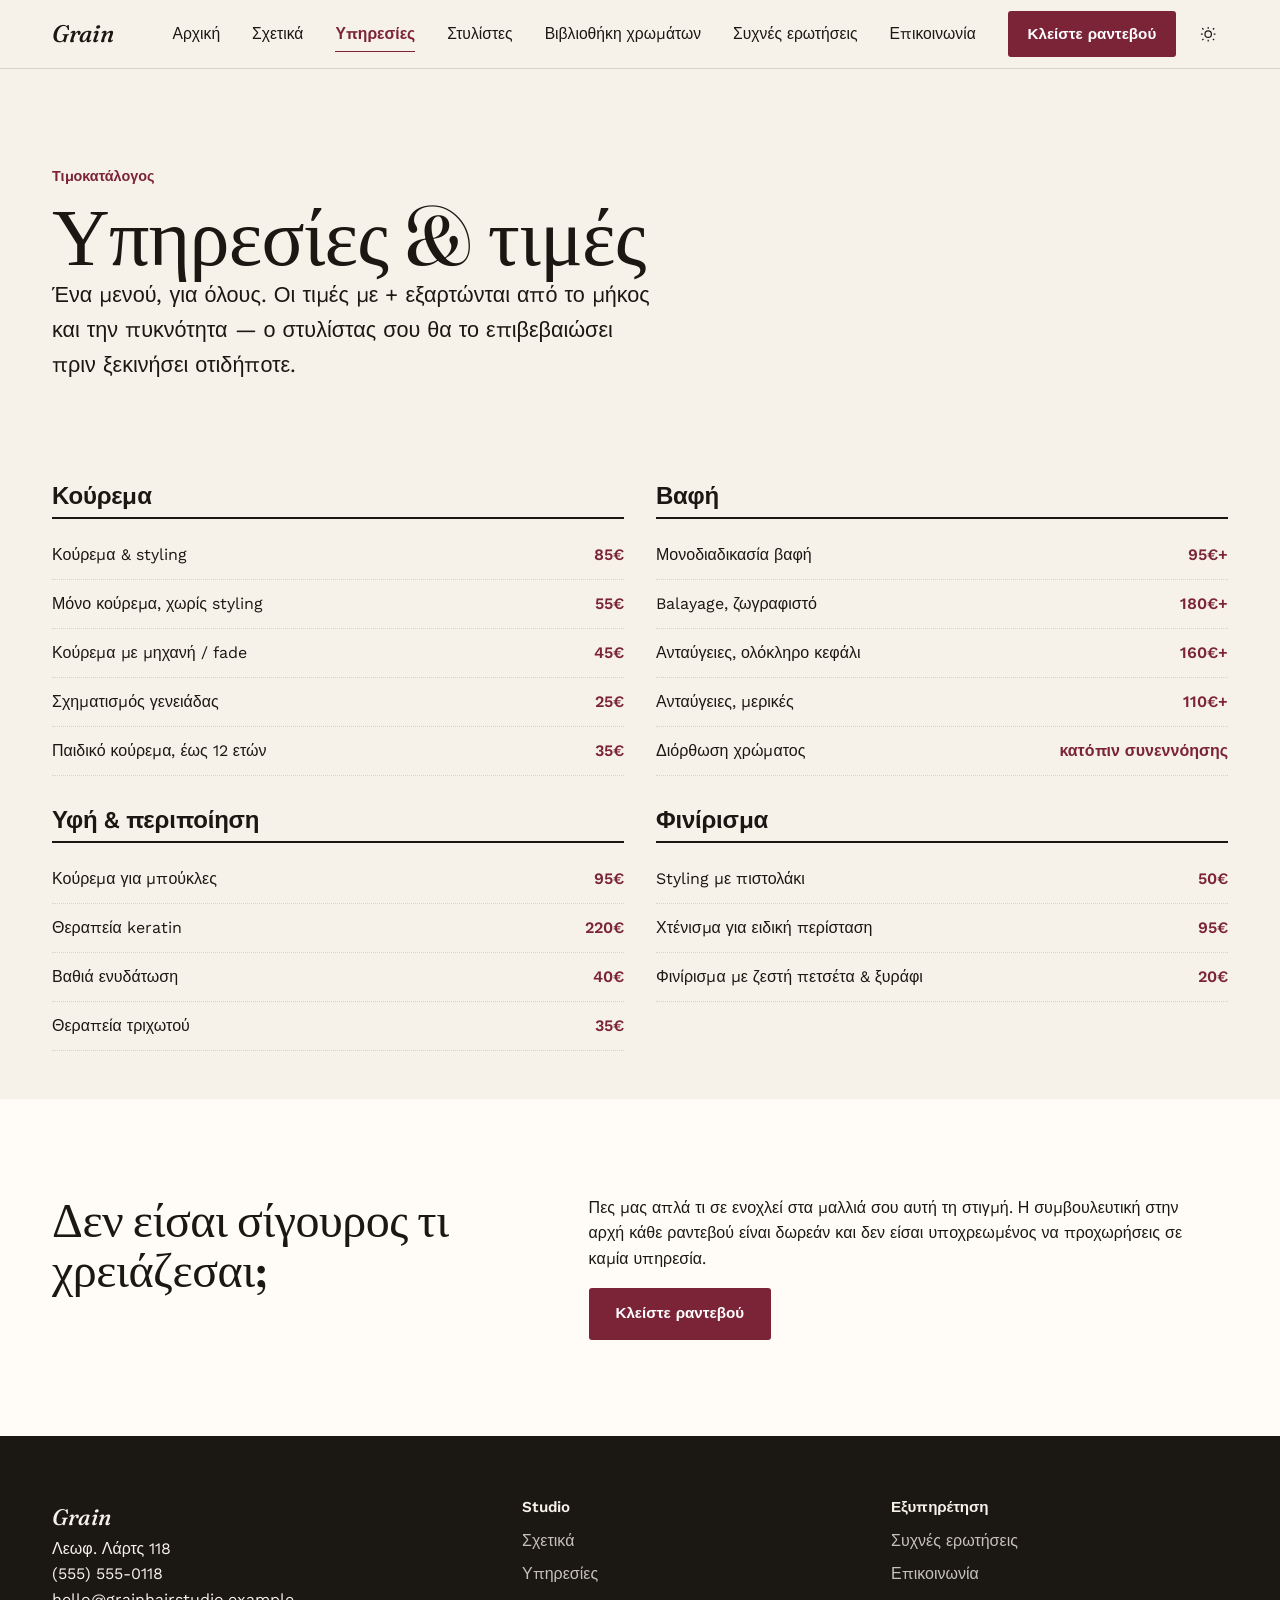
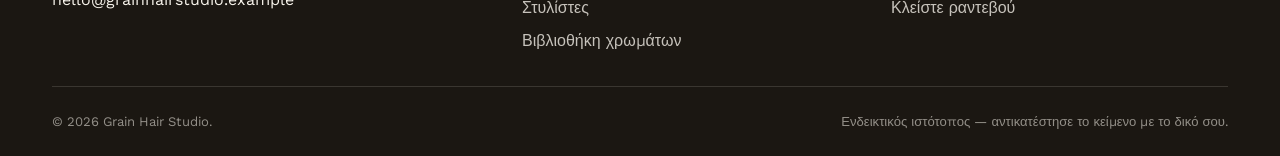
<file: services.html>
<!doctype html>
<html lang="el">
<head>
<meta charset="UTF-8">
<meta name="viewport" content="width=device-width, initial-scale=1.0">
<title>Υπηρεσίες &amp; τιμές — Grain Hair Studio</title>
<meta name="description" content="Πλήρης τιμοκατάλογος του Grain: κούρεμα, βαφή, υφή &amp; περιποίηση, φινίρισμα. Ένα μενού για όλους, χωρίς κατηγορίες φύλου.">
<meta property="og:type" content="website">
<meta property="og:title" content="Υπηρεσίες &amp; τιμές — Grain Hair Studio">
<meta property="og:description" content="Κούρεμα, βαφή, υφή &amp; περιποίηση, φινίρισμα — πλήρης τιμοκατάλογος.">
<meta property="og:url" content="https://grainhairstudio.example/services.html">
<link rel="icon" type="image/svg+xml" href="assets/favicon.svg">
<link rel="preconnect" href="https://fonts.googleapis.com">
<link rel="preconnect" href="https://fonts.gstatic.com" crossorigin>
<link href="https://fonts.googleapis.com/css2?family=Fraunces:ital,opsz,wght@0,9..144,300;0,9..144,400;0,9..144,500;0,9..144,600;1,9..144,400;1,9..144,500&family=Work+Sans:wght@400;500;600;700&display=swap" rel="stylesheet">
<link rel="stylesheet" href="css/styles.css">
</head>
<body data-page="services">

<a class="skip-link" href="#main">Μετάβαση στο περιεχόμενο</a>

<header class="site-header">
  <div class="container header-inner">
    <a class="brand" href="index.html">Grain</a>
    <div class="header-actions">
      <nav class="main-nav" aria-label="Κύριο μενού">
        <button class="nav-toggle" id="navToggle" aria-expanded="false" aria-controls="navList">
          <span></span><span></span><span></span>
          <span class="sr-only">Μενού</span>
        </button>
        <ul id="navList" class="nav-list">
          <li><a class="nav-link" data-nav="home" href="index.html">Αρχική</a></li>
          <li><a class="nav-link" data-nav="about" href="about.html">Σχετικά</a></li>
          <li><a class="nav-link" data-nav="services" href="services.html">Υπηρεσίες</a></li>
          <li><a class="nav-link" data-nav="stylists" href="stylists.html">Στυλίστες</a></li>
          <li><a class="nav-link" data-nav="gallery" href="gallery.html">Βιβλιοθήκη χρωμάτων</a></li>
          <li><a class="nav-link" data-nav="faq" href="faq.html">Συχνές ερωτήσεις</a></li>
          <li><a class="nav-link" data-nav="contact" href="contact.html">Επικοινωνία</a></li>
          <li><a href="contact.html#booking" class="nav-cta">Κλείστε ραντεβού</a></li>
        </ul>
      </nav>
      <button class="theme-toggle" aria-label="Εναλλαγή σκοτεινού φωτισμού">
        <svg class="icon-sun" viewBox="0 0 24 24" fill="none" stroke="currentColor" stroke-width="1.6" aria-hidden="true"><circle cx="12" cy="12" r="4.2"/><path d="M12 2.5v2.4M12 19.1v2.4M4.2 4.2l1.7 1.7M18.1 18.1l1.7 1.7M2.5 12h2.4M19.1 12h2.4M4.2 19.8l1.7-1.7M18.1 5.9l1.7-1.7"/></svg>
        <svg class="icon-moon" viewBox="0 0 24 24" fill="none" stroke="currentColor" stroke-width="1.6" aria-hidden="true"><path d="M20 14.5A8.5 8.5 0 1 1 9.5 4a6.8 6.8 0 0 0 10.5 10.5Z"/></svg>
      </button>
    </div>
  </div>
</header>

<main id="main">

  <section class="section" style="padding-bottom: var(--space-6);">
    <div class="container">
      <p class="stylist-role" data-reveal>Τιμοκατάλογος</p>
      <h1 class="h1" data-reveal style="--reveal-delay:.05s">Υπηρεσίες &amp; τιμές</h1>
      <p class="lede" data-reveal style="--reveal-delay:.1s">Ένα μενού, για όλους. Οι τιμές με + εξαρτώνται από το μήκος και την πυκνότητα — ο στυλίστας σου θα το επιβεβαιώσει πριν ξεκινήσει οτιδήποτε.</p>
    </div>
  </section>

  <section class="section-tight">
    <div class="container">
      <div class="grid grid-2">

        <div class="menu-group" id="cut" data-reveal>
          <h3>Κούρεμα</h3>
          <ul class="ledger">
            <li><span>Κούρεμα &amp; styling</span><span class="price">85€</span></li>
            <li><span>Μόνο κούρεμα, χωρίς styling</span><span class="price">55€</span></li>
            <li><span>Κούρεμα με μηχανή / fade</span><span class="price">45€</span></li>
            <li><span>Σχηματισμός γενειάδας</span><span class="price">25€</span></li>
            <li><span>Παιδικό κούρεμα, έως 12 ετών</span><span class="price">35€</span></li>
          </ul>
        </div>

        <div class="menu-group" id="color" data-reveal style="--reveal-delay:.08s">
          <h3>Βαφή</h3>
          <ul class="ledger">
            <li><span>Μονοδιαδικασία βαφή</span><span class="price">95€+</span></li>
            <li><span>Balayage, ζωγραφιστό</span><span class="price">180€+</span></li>
            <li><span>Ανταύγειες, ολόκληρο κεφάλι</span><span class="price">160€+</span></li>
            <li><span>Ανταύγειες, μερικές</span><span class="price">110€+</span></li>
            <li><span>Διόρθωση χρώματος</span><span class="price">κατόπιν συνεννόησης</span></li>
          </ul>
        </div>

        <div class="menu-group" id="texture" data-reveal>
          <h3>Υφή &amp; περιποίηση</h3>
          <ul class="ledger">
            <li><span>Κούρεμα για μπούκλες</span><span class="price">95€</span></li>
            <li><span>Θεραπεία keratin</span><span class="price">220€</span></li>
            <li><span>Βαθιά ενυδάτωση</span><span class="price">40€</span></li>
            <li><span>Θεραπεία τριχωτού</span><span class="price">35€</span></li>
          </ul>
        </div>

        <div class="menu-group" id="finishing" data-reveal style="--reveal-delay:.08s">
          <h3>Φινίρισμα</h3>
          <ul class="ledger">
            <li><span>Styling με πιστολάκι</span><span class="price">50€</span></li>
            <li><span>Χτένισμα για ειδική περίσταση</span><span class="price">95€</span></li>
            <li><span>Φινίρισμα με ζεστή πετσέτα &amp; ξυράφι</span><span class="price">20€</span></li>
          </ul>
        </div>

      </div>
    </div>
  </section>

  <section class="section" style="background: var(--paper-raised);">
    <div class="container split" data-reveal>
      <div>
        <h2 class="h2">Δεν είσαι σίγουρος τι χρειάζεσαι;</h2>
      </div>
      <div>
        <p class="measure mt-0">Πες μας απλά τι σε ενοχλεί στα μαλλιά σου αυτή τη στιγμή. Η συμβουλευτική στην αρχή κάθε ραντεβού είναι δωρεάν και δεν είσαι υποχρεωμένος να προχωρήσεις σε καμία υπηρεσία.</p>
        <a class="btn btn-primary" href="contact.html#booking">Κλείστε ραντεβού</a>
      </div>
    </div>
  </section>

</main>

<footer class="site-footer">
  <div class="container">
    <div class="footer-grid">
      <div>
        <a class="footer-brand" href="index.html">Grain</a>
        <p>Λεωφ. Λάρτς 118<br>(555) 555-0118<br>hello@grainhairstudio.example</p>
      </div>
      <div>
        <h4>Studio</h4>
        <ul class="footer-links">
          <li><a href="about.html">Σχετικά</a></li>
          <li><a href="services.html">Υπηρεσίες</a></li>
          <li><a href="stylists.html">Στυλίστες</a></li>
          <li><a href="gallery.html">Βιβλιοθήκη χρωμάτων</a></li>
        </ul>
      </div>
      <div>
        <h4>Εξυπηρέτηση</h4>
        <ul class="footer-links">
          <li><a href="faq.html">Συχνές ερωτήσεις</a></li>
          <li><a href="contact.html">Επικοινωνία</a></li>
          <li><a href="contact.html#booking">Κλείστε ραντεβού</a></li>
        </ul>
      </div>
    </div>
    <div class="footer-bottom">
      <span>&copy; 2026 Grain Hair Studio.</span>
      <span>Ενδεικτικός ιστότοπος — αντικατέστησε το κείμενο με το δικό σου.</span>
    </div>
  </div>
</footer>

<script src="js/main.js"></script>
</body>
</html>
</file>
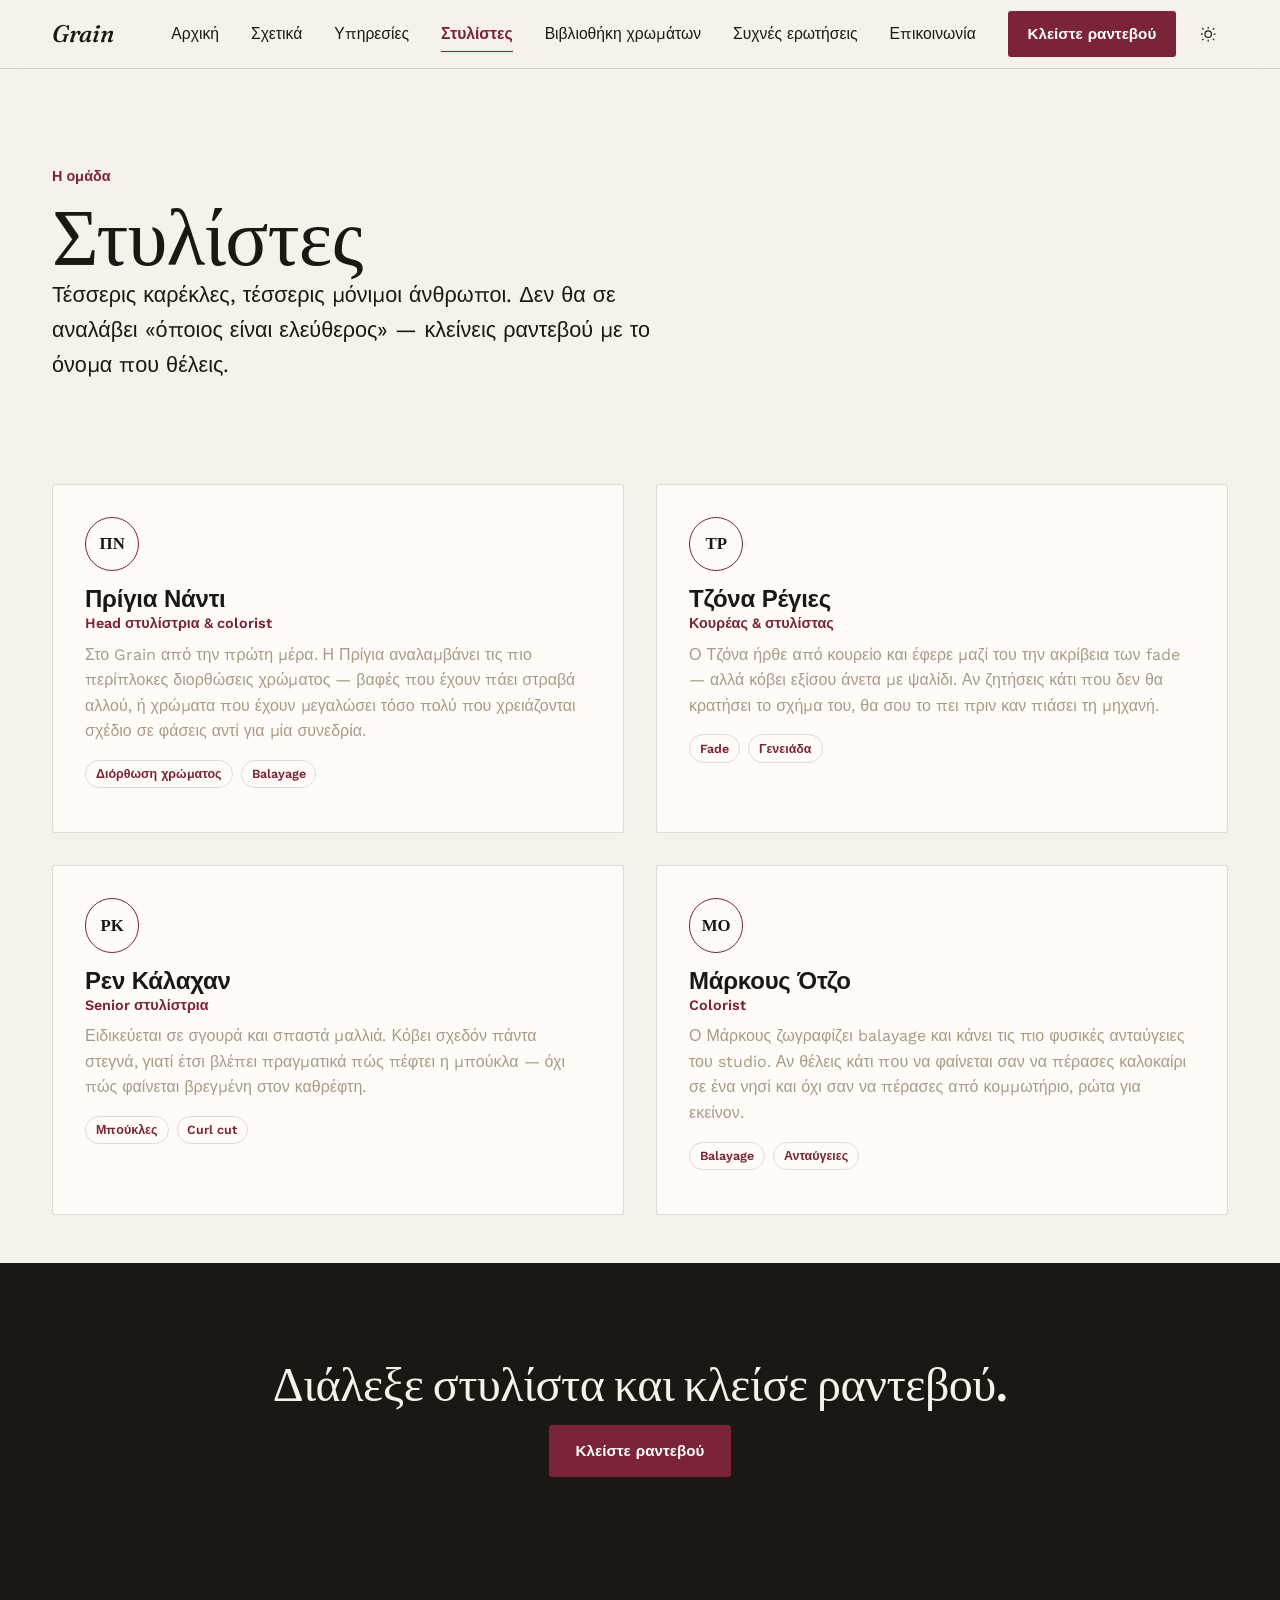
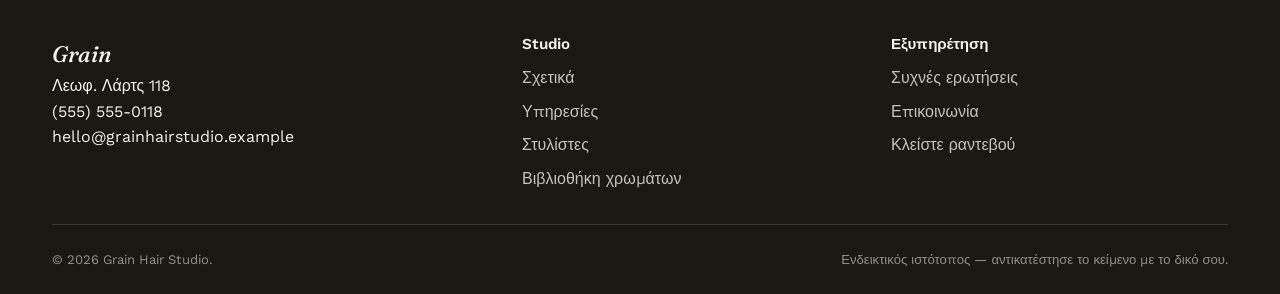
<file: stylists.html>
<!doctype html>
<html lang="el">
<head>
<meta charset="UTF-8">
<meta name="viewport" content="width=device-width, initial-scale=1.0">
<title>Στυλίστες — Grain Hair Studio</title>
<meta name="description" content="Γνώρισε τους τέσσερις μόνιμους στυλίστες του Grain: Πρίγια Νάντι, Τζόνα Ρέγιες, Ρεν Κάλαχαν και Μάρκους Ότζο.">
<meta property="og:type" content="website">
<meta property="og:title" content="Στυλίστες — Grain Hair Studio">
<meta property="og:description" content="Τέσσερις μόνιμοι στυλίστες, τέσσερις ειδικότητες.">
<meta property="og:url" content="https://grainhairstudio.example/stylists.html">
<link rel="icon" type="image/svg+xml" href="assets/favicon.svg">
<link rel="preconnect" href="https://fonts.googleapis.com">
<link rel="preconnect" href="https://fonts.gstatic.com" crossorigin>
<link href="https://fonts.googleapis.com/css2?family=Fraunces:ital,opsz,wght@0,9..144,300;0,9..144,400;0,9..144,500;0,9..144,600;1,9..144,400;1,9..144,500&family=Work+Sans:wght@400;500;600;700&display=swap" rel="stylesheet">
<link rel="stylesheet" href="css/styles.css">
</head>
<body data-page="stylists">

<a class="skip-link" href="#main">Μετάβαση στο περιεχόμενο</a>

<header class="site-header">
  <div class="container header-inner">
    <a class="brand" href="index.html">Grain</a>
    <div class="header-actions">
      <nav class="main-nav" aria-label="Κύριο μενού">
        <button class="nav-toggle" id="navToggle" aria-expanded="false" aria-controls="navList">
          <span></span><span></span><span></span>
          <span class="sr-only">Μενού</span>
        </button>
        <ul id="navList" class="nav-list">
          <li><a class="nav-link" data-nav="home" href="index.html">Αρχική</a></li>
          <li><a class="nav-link" data-nav="about" href="about.html">Σχετικά</a></li>
          <li><a class="nav-link" data-nav="services" href="services.html">Υπηρεσίες</a></li>
          <li><a class="nav-link" data-nav="stylists" href="stylists.html">Στυλίστες</a></li>
          <li><a class="nav-link" data-nav="gallery" href="gallery.html">Βιβλιοθήκη χρωμάτων</a></li>
          <li><a class="nav-link" data-nav="faq" href="faq.html">Συχνές ερωτήσεις</a></li>
          <li><a class="nav-link" data-nav="contact" href="contact.html">Επικοινωνία</a></li>
          <li><a href="contact.html#booking" class="nav-cta">Κλείστε ραντεβού</a></li>
        </ul>
      </nav>
      <button class="theme-toggle" aria-label="Εναλλαγή σκοτεινού φωτισμού">
        <svg class="icon-sun" viewBox="0 0 24 24" fill="none" stroke="currentColor" stroke-width="1.6" aria-hidden="true"><circle cx="12" cy="12" r="4.2"/><path d="M12 2.5v2.4M12 19.1v2.4M4.2 4.2l1.7 1.7M18.1 18.1l1.7 1.7M2.5 12h2.4M19.1 12h2.4M4.2 19.8l1.7-1.7M18.1 5.9l1.7-1.7"/></svg>
        <svg class="icon-moon" viewBox="0 0 24 24" fill="none" stroke="currentColor" stroke-width="1.6" aria-hidden="true"><path d="M20 14.5A8.5 8.5 0 1 1 9.5 4a6.8 6.8 0 0 0 10.5 10.5Z"/></svg>
      </button>
    </div>
  </div>
</header>

<main id="main">

  <section class="section" style="padding-bottom: var(--space-6);">
    <div class="container">
      <p class="stylist-role" data-reveal>Η ομάδα</p>
      <h1 class="h1" data-reveal style="--reveal-delay:.05s">Στυλίστες</h1>
      <p class="lede" data-reveal style="--reveal-delay:.1s">Τέσσερις καρέκλες, τέσσερις μόνιμοι άνθρωποι. Δεν θα σε αναλάβει «όποιος είναι ελεύθερος» — κλείνεις ραντεβού με το όνομα που θέλεις.</p>
    </div>
  </section>

  <section class="section-tight">
    <div class="container grid grid-2">

      <article class="card" data-reveal>
        <span class="stylist-mark" aria-hidden="true">ΠΝ</span>
        <h3>Πρίγια Νάντι</h3>
        <p class="stylist-role">Head στυλίστρια &amp; colorist</p>
        <p class="muted">Στο Grain από την πρώτη μέρα. Η Πρίγια αναλαμβάνει τις πιο περίπλοκες διορθώσεις χρώματος — βαφές που έχουν πάει στραβά αλλού, ή χρώματα που έχουν μεγαλώσει τόσο πολύ που χρειάζονται σχέδιο σε φάσεις αντί για μία συνεδρία.</p>
        <div class="tag-row">
          <span class="tag">Διόρθωση χρώματος</span>
          <span class="tag">Balayage</span>
        </div>
      </article>

      <article class="card" data-reveal style="--reveal-delay:.08s">
        <span class="stylist-mark" aria-hidden="true">ΤΡ</span>
        <h3>Τζόνα Ρέγιες</h3>
        <p class="stylist-role">Κουρέας &amp; στυλίστας</p>
        <p class="muted">Ο Τζόνα ήρθε από κουρείο και έφερε μαζί του την ακρίβεια των fade — αλλά κόβει εξίσου άνετα με ψαλίδι. Αν ζητήσεις κάτι που δεν θα κρατήσει το σχήμα του, θα σου το πει πριν καν πιάσει τη μηχανή.</p>
        <div class="tag-row">
          <span class="tag">Fade</span>
          <span class="tag">Γενειάδα</span>
        </div>
      </article>

      <article class="card" data-reveal>
        <span class="stylist-mark" aria-hidden="true">ΡΚ</span>
        <h3>Ρεν Κάλαχαν</h3>
        <p class="stylist-role">Senior στυλίστρια</p>
        <p class="muted">Ειδικεύεται σε σγουρά και σπαστά μαλλιά. Κόβει σχεδόν πάντα στεγνά, γιατί έτσι βλέπει πραγματικά πώς πέφτει η μπούκλα — όχι πώς φαίνεται βρεγμένη στον καθρέφτη.</p>
        <div class="tag-row">
          <span class="tag">Μπούκλες</span>
          <span class="tag">Curl cut</span>
        </div>
      </article>

      <article class="card" data-reveal style="--reveal-delay:.08s">
        <span class="stylist-mark" aria-hidden="true">ΜΟ</span>
        <h3>Μάρκους Ότζο</h3>
        <p class="stylist-role">Colorist</p>
        <p class="muted">Ο Μάρκους ζωγραφίζει balayage και κάνει τις πιο φυσικές ανταύγειες του studio. Αν θέλεις κάτι που να φαίνεται σαν να πέρασες καλοκαίρι σε ένα νησί και όχι σαν να πέρασες από κομμωτήριο, ρώτα για εκείνον.</p>
        <div class="tag-row">
          <span class="tag">Balayage</span>
          <span class="tag">Ανταύγειες</span>
        </div>
      </article>

    </div>
  </section>

  <section class="section" style="background: var(--ink); color: var(--paper); text-align:center;">
    <div class="container stack" data-reveal>
      <h2 class="h2" style="color: var(--paper);">Διάλεξε στυλίστα και κλείσε ραντεβού.</h2>
      <div class="btn-row" style="justify-content:center;">
        <a href="contact.html#booking" class="btn btn-primary">Κλείστε ραντεβού</a>
      </div>
    </div>
  </section>

</main>

<footer class="site-footer">
  <div class="container">
    <div class="footer-grid">
      <div>
        <a class="footer-brand" href="index.html">Grain</a>
        <p>Λεωφ. Λάρτς 118<br>(555) 555-0118<br>hello@grainhairstudio.example</p>
      </div>
      <div>
        <h4>Studio</h4>
        <ul class="footer-links">
          <li><a href="about.html">Σχετικά</a></li>
          <li><a href="services.html">Υπηρεσίες</a></li>
          <li><a href="stylists.html">Στυλίστες</a></li>
          <li><a href="gallery.html">Βιβλιοθήκη χρωμάτων</a></li>
        </ul>
      </div>
      <div>
        <h4>Εξυπηρέτηση</h4>
        <ul class="footer-links">
          <li><a href="faq.html">Συχνές ερωτήσεις</a></li>
          <li><a href="contact.html">Επικοινωνία</a></li>
          <li><a href="contact.html#booking">Κλείστε ραντεβού</a></li>
        </ul>
      </div>
    </div>
    <div class="footer-bottom">
      <span>&copy; 2026 Grain Hair Studio.</span>
      <span>Ενδεικτικός ιστότοπος — αντικατέστησε το κείμενο με το δικό σου.</span>
    </div>
  </div>
</footer>

<script src="js/main.js"></script>
</body>
</html>
</file>
<file: css/styles.css>
/* =====================================================================
   GRAIN — shared stylesheet
   Sections: tokens, reset, type, layout, header/nav, footer, buttons,
   forms, components (ledger, cards, accordion, swatches, testimonials),
   reveal animation, hero, page-specific blocks, dark mode, responsive.
   Mobile-first: base rules target phones; min-width queries layer on
   tablet (640px) and desktop (960px, 1200px) enhancements.
   ===================================================================== */

/* Native cross-document page transitions (progressive enhancement —
   unsupported browsers simply ignore this and navigate normally). */
@view-transition {
  navigation: auto;
}
@media (prefers-reduced-motion: no-preference) {
  ::view-transition-old(root),
  ::view-transition-new(root) {
    animation-duration: 0.32s;
    animation-timing-function: cubic-bezier(0.22, 0.61, 0.36, 1);
  }
}
@media (prefers-reduced-motion: reduce) {
  ::view-transition-old(root),
  ::view-transition-new(root) {
    animation: none;
  }
}

/* ---------- 1. Tokens ---------- */
:root {
  --paper: #f6f2ea;
  --paper-raised: #fffcf7;
  --ink: #1b1712;
  --wine: #7b2438;
  --wine-deep: #591826;
  --stone: #a89a87;
  --stone-line: rgba(27, 23, 18, 0.14);

  --font-display: "Fraunces", serif;
  --font-body: "Work Sans", sans-serif;

  --space-1: 0.25rem;
  --space-2: 0.5rem;
  --space-3: 0.75rem;
  --space-4: 1rem;
  --space-5: 1.5rem;
  --space-6: 2rem;
  --space-7: 3rem;
  --space-8: 4rem;
  --space-9: 6rem;

  --section-pad: var(--space-8);
  --edge: 1.25rem;
  --container: 1240px;
  --measure: 60ch;

  --radius: 3px;
  --ease: cubic-bezier(0.22, 0.61, 0.36, 1);

  --shadow-soft: 0 18px 40px -24px rgba(27, 23, 18, 0.35);

  color-scheme: light;
}

@media (min-width: 960px) {
  :root {
    --edge: 2rem;
    --section-pad: var(--space-9);
  }
}

/* Dark palette: system preference first, explicit [data-theme] wins either way */
@media (prefers-color-scheme: dark) {
  :root:not([data-theme="light"]) {
    --paper: #15120e;
    --paper-raised: #1e1a15;
    --ink: #f1ece1;
    --wine: #d9718a;
    --wine-deep: #f0a2b3;
    --stone: #8c8172;
    --stone-line: rgba(241, 236, 225, 0.16);
    --shadow-soft: 0 18px 40px -24px rgba(0, 0, 0, 0.6);
    color-scheme: dark;
  }
}
:root[data-theme="dark"] {
  --paper: #15120e;
  --paper-raised: #1e1a15;
  --ink: #f1ece1;
  --wine: #d9718a;
  --wine-deep: #f0a2b3;
  --stone: #8c8172;
  --stone-line: rgba(241, 236, 225, 0.16);
  --shadow-soft: 0 18px 40px -24px rgba(0, 0, 0, 0.6);
  color-scheme: dark;
}

/* ---------- 2. Reset ---------- */
*, *::before, *::after { box-sizing: border-box; }
html { scroll-behavior: smooth; }
body {
  margin: 0;
  background: var(--paper);
  color: var(--ink);
  font-family: var(--font-body);
  font-size: 1rem;
  line-height: 1.6;
  -webkit-font-smoothing: antialiased;
  transition: background-color 0.25s var(--ease), color 0.25s var(--ease);
}
img, svg { display: block; max-width: 100%; }
button, input, select, textarea { font: inherit; color: inherit; }
a { color: inherit; }
ul, ol { padding: 0; margin: 0; }

@media (prefers-reduced-motion: reduce) {
  html { scroll-behavior: auto; }
  *, *::before, *::after {
    animation-duration: 0.001ms !important;
    animation-iteration-count: 1 !important;
    transition-duration: 0.001ms !important;
    scroll-behavior: auto !important;
  }
}

.sr-only {
  position: absolute; width: 1px; height: 1px;
  overflow: hidden; clip: rect(0 0 0 0); white-space: nowrap;
}
.skip-link {
  position: absolute; left: -999px; top: 0;
  background: var(--ink); color: var(--paper);
  padding: 0.75em 1.25em; z-index: 300;
}
.skip-link:focus { left: var(--edge); top: var(--edge); }

:focus-visible {
  outline: 2px solid var(--wine);
  outline-offset: 3px;
}

/* ---------- 3. Type ---------- */
h1, h2, h3, h4 {
  font-family: var(--font-display);
  font-weight: 500;
  line-height: 1.05;
  letter-spacing: -0.01em;
  margin: 0;
  color: var(--ink);
}
h1 { font-weight: 400; }
em, .accent-italic { font-style: italic; color: var(--wine); }

.h1 { font-size: clamp(2.6rem, 8vw, 5rem); }
.h2 { font-size: clamp(2rem, 6vw, 3rem); }
h3 { font-size: clamp(1.25rem, 3vw, 1.5rem); font-weight: 600; font-family: var(--font-body); }

p { margin: 0 0 1em; }
.lede {
  font-size: clamp(1.1rem, 2.5vw, 1.35rem);
  color: var(--ink);
  max-width: 46ch;
}
.muted { color: var(--stone); }
.measure { max-width: var(--measure); }

/* ---------- 4. Layout ---------- */
.container {
  max-width: var(--container);
  margin: 0 auto;
  padding: 0 var(--edge);
}
main { display: block; }
.section { padding: var(--section-pad) 0; }
.section-tight { padding: var(--space-7) 0; }
.section-head {
  display: flex;
  flex-direction: column;
  gap: var(--space-4);
  margin-bottom: var(--space-7);
}
.section-head .lede { margin: 0; }
.rule {
  border: none;
  border-top: 1px solid var(--stone-line);
  margin: 0;
}

.grid {
  display: grid;
  gap: var(--space-6);
  grid-template-columns: 1fr;
}
@media (min-width: 640px) {
  .grid-2, .grid-3, .grid-4 { grid-template-columns: repeat(2, 1fr); }
}
@media (min-width: 960px) {
  .grid-3 { grid-template-columns: repeat(3, 1fr); }
  .grid-4 { grid-template-columns: repeat(4, 1fr); }
}

.split {
  display: grid;
  gap: var(--space-6);
  grid-template-columns: 1fr;
  align-items: start;
}
@media (min-width: 960px) {
  .split { grid-template-columns: 0.85fr 1.15fr; gap: var(--space-8); }
  .split-even { grid-template-columns: 1fr 1fr; }
}

/* ---------- 5. Header / nav ---------- */
.site-header {
  position: sticky; top: 0; z-index: 200;
  background: color-mix(in srgb, var(--paper) 88%, transparent);
  backdrop-filter: blur(10px);
  border-bottom: 1px solid var(--stone-line);
}
.header-inner {
  display: flex; align-items: center; justify-content: space-between;
  height: 4.25rem;
}
.brand {
  font-family: var(--font-display);
  font-weight: 500;
  font-style: italic;
  font-size: 1.5rem;
  text-decoration: none;
  color: var(--ink);
}

.header-actions { display: flex; align-items: center; gap: var(--space-3); }

.theme-toggle, .nav-toggle {
  display: inline-flex; align-items: center; justify-content: center;
  width: 2.5rem; height: 2.5rem;
  background: none; border: 1px solid transparent; border-radius: 50%;
  cursor: pointer; color: var(--ink);
  transition: border-color 0.2s var(--ease), background-color 0.2s var(--ease);
}
.theme-toggle:hover, .nav-toggle:hover { border-color: var(--stone-line); }
.theme-toggle svg { width: 1.15rem; height: 1.15rem; }
.theme-toggle .icon-moon { display: none; }
@media (prefers-color-scheme: dark) {
  :root:not([data-theme="light"]) .theme-toggle .icon-sun { display: none; }
  :root:not([data-theme="light"]) .theme-toggle .icon-moon { display: block; }
}
:root[data-theme="dark"] .theme-toggle .icon-sun { display: none; }
:root[data-theme="dark"] .theme-toggle .icon-moon { display: block; }

.nav-toggle {
  flex-direction: column; gap: 4px; border-radius: var(--radius);
}
.nav-toggle span { display: block; width: 1.2rem; height: 1.5px; background: var(--ink); transition: transform 0.2s var(--ease), opacity 0.2s var(--ease); }
.nav-toggle[aria-expanded="true"] span:nth-child(1) { transform: translateY(5.5px) rotate(45deg); }
.nav-toggle[aria-expanded="true"] span:nth-child(2) { opacity: 0; }
.nav-toggle[aria-expanded="true"] span:nth-child(3) { transform: translateY(-5.5px) rotate(-45deg); }

.main-nav { position: static; }
.nav-list {
  list-style: none;
  position: absolute; top: 4.25rem; left: 0; right: 0;
  background: var(--paper);
  border-bottom: 1px solid var(--stone-line);
  flex-direction: column; align-items: stretch;
  gap: 0; margin: 0; padding: var(--space-2) var(--edge) var(--space-5);
  display: none;
}
.nav-list.open { display: flex; }
.nav-list li { width: 100%; }
.nav-link {
  display: block;
  padding: var(--space-3) 0;
  text-decoration: none;
  font-size: 0.98rem;
  color: var(--ink);
  border-bottom: 1px solid var(--stone-line);
  position: relative;
}
.nav-link[aria-current="page"] { color: var(--wine); font-weight: 600; }
.nav-cta {
  margin-top: var(--space-4);
  display: inline-block;
  background: var(--wine); color: #fff;
  padding: 0.7em 1.3em; border-radius: var(--radius);
  text-decoration: none; font-weight: 600; font-size: 0.95rem;
  transition: background-color 0.2s var(--ease), transform 0.2s var(--ease);
}
.nav-cta:hover { background: var(--wine-deep); transform: translateY(-1px); }

@media (min-width: 900px) {
  .nav-toggle { display: none; }
  .main-nav { display: flex; align-items: center; }
  .nav-list {
    position: static; display: flex; flex-direction: row; align-items: center;
    gap: var(--space-6); background: none; border: none; padding: 0;
  }
  .nav-list li { width: auto; }
  .nav-link {
    border: none; padding: 0.3em 0;
    border-bottom: 1px solid transparent;
    transition: border-color 0.2s var(--ease), color 0.2s var(--ease);
  }
  .nav-link:hover { border-color: var(--wine); }
  .nav-link[aria-current="page"] { border-color: var(--wine); }
  .nav-cta { margin-top: 0; }
}

/* ---------- 6. Footer ---------- */
.site-footer {
  background: var(--ink); color: var(--paper);
  padding: var(--space-8) 0 var(--space-5);
}
@media (prefers-color-scheme: dark) {
  :root:not([data-theme="light"]) .site-footer { background: #0e0c09; }
}
:root[data-theme="dark"] .site-footer { background: #0e0c09; }
.footer-grid {
  display: grid; grid-template-columns: 1fr; gap: var(--space-6);
  padding-bottom: var(--space-6);
}
@media (min-width: 640px) { .footer-grid { grid-template-columns: 1.3fr 1fr 1fr; } }
.footer-brand {
  font-family: var(--font-display); font-style: italic; font-weight: 500;
  font-size: 1.4rem; color: var(--paper); text-decoration: none;
}
.footer-grid h4 { color: var(--paper); font-size: 0.95rem; margin-bottom: var(--space-3); font-family: var(--font-body); font-weight: 600; }
.footer-links { list-style: none; margin: 0; padding: 0; display: grid; gap: var(--space-2); }
.footer-links a { color: color-mix(in srgb, var(--paper) 78%, transparent); text-decoration: none; }
.footer-links a:hover { color: var(--wine-deep); }
.footer-bottom {
  display: flex; flex-wrap: wrap; gap: var(--space-2);
  justify-content: space-between;
  border-top: 1px solid rgba(246, 242, 234, 0.14);
  padding-top: var(--space-5);
  font-size: 0.82rem;
  color: color-mix(in srgb, var(--paper) 55%, transparent);
}

/* ---------- 7. Buttons ---------- */
.btn {
  display: inline-flex; align-items: center; gap: 0.5em;
  text-decoration: none; cursor: pointer;
  font-family: var(--font-body); font-weight: 600; font-size: 0.95rem;
  padding: 0.85em 1.7em; border-radius: var(--radius);
  border: 1px solid transparent;
  transition: background-color 0.2s var(--ease), color 0.2s var(--ease), border-color 0.2s var(--ease), transform 0.2s var(--ease);
}
.btn:active { transform: translateY(1px); }
.btn-primary { background: var(--wine); color: #fff; }
.btn-primary:hover { background: var(--wine-deep); transform: translateY(-2px); }
.btn-ghost { border-color: var(--ink); color: var(--ink); }
.btn-ghost:hover { background: var(--ink); color: var(--paper); transform: translateY(-2px); }
.btn-block { width: 100%; justify-content: center; font-size: 1rem; }
.btn-row { display: flex; gap: var(--space-4); flex-wrap: wrap; }

/* ---------- 8. Forms ---------- */
.field { display: grid; gap: 0.4rem; margin-bottom: var(--space-5); }
.field-row { display: grid; gap: var(--space-4); grid-template-columns: 1fr; }
@media (min-width: 640px) { .field-row-split { grid-template-columns: 1fr 1fr; } }
label { font-size: 0.88rem; font-weight: 600; }
input, select, textarea {
  font-family: var(--font-body); font-size: 1rem;
  padding: 0.75em 0.9em; width: 100%;
  border: 1px solid var(--stone-line);
  border-radius: var(--radius);
  background: var(--paper-raised); color: var(--ink);
  transition: border-color 0.2s var(--ease), box-shadow 0.2s var(--ease);
}
input:focus, select:focus, textarea:focus {
  border-color: var(--wine);
  box-shadow: 0 0 0 3px color-mix(in srgb, var(--wine) 18%, transparent);
  outline: none;
}
textarea { resize: vertical; }
.form-status { min-height: 1.4em; font-size: 0.92rem; font-weight: 600; color: var(--wine); }
.form-note { font-size: 0.85rem; color: var(--stone); }

/* ---------- 9. Cards & components ---------- */
.card {
  background: var(--paper-raised);
  border: 1px solid var(--stone-line);
  border-radius: var(--radius);
  padding: var(--space-6);
  transition: transform 0.25s var(--ease), box-shadow 0.25s var(--ease);
}
.card:hover { transform: translateY(-4px); box-shadow: var(--shadow-soft); }

.ledger { list-style: none; margin: 0; padding: 0; }
.ledger li {
  display: flex; align-items: baseline; gap: var(--space-3);
  padding: 0.7rem 0;
  border-bottom: 1px dotted var(--stone-line);
}
.ledger li span:first-child { flex: 1; }
.ledger .price { font-weight: 600; color: var(--wine); white-space: nowrap; }
.menu-group h3 { border-bottom: 2px solid var(--ink); padding-bottom: var(--space-2); margin-bottom: var(--space-3); }

.stylist-card { text-align: left; }
.stylist-mark {
  display: inline-flex; align-items: center; justify-content: center;
  width: 3.4rem; height: 3.4rem; border-radius: 50%;
  border: 1.5px solid var(--wine);
  font-family: var(--font-display); font-weight: 600; font-size: 1.05rem;
  margin-bottom: var(--space-4);
}
.stylist-role { color: var(--wine); font-weight: 600; font-size: 0.9rem; margin-bottom: 0.4rem; }
.tag-row { display: flex; flex-wrap: wrap; gap: 0.5rem; margin: var(--space-3) 0; }
.tag {
  font-size: 0.78rem; font-weight: 600; color: var(--wine);
  border: 1px solid var(--stone-line);
  border-radius: 999px; padding: 0.25em 0.8em;
}

.swatch-card { display: grid; gap: var(--space-3); }
.swatch-chip { width: 100%; aspect-ratio: 4 / 3; border-radius: var(--radius); box-shadow: inset 0 0 0 1px var(--stone-line); }
.swatch-card h3 { margin-bottom: 0; }
.swatch-card p { margin: 0; font-size: 0.92rem; color: var(--stone); }

blockquote { margin: 0; }
.testimonial p {
  font-family: var(--font-display); font-size: 1.3rem; line-height: 1.35;
  margin-bottom: var(--space-3);
}
.testimonial p::before { content: "\201C"; color: var(--wine); }
.testimonial p::after { content: "\201D"; color: var(--wine); }
.testimonial cite { font-style: normal; color: var(--stone); font-size: 0.9rem; }

/* Accordion (FAQ) */
.accordion-item { border-bottom: 1px solid var(--stone-line); }
.accordion-trigger {
  width: 100%; text-align: left; background: none; border: none; cursor: pointer;
  display: flex; align-items: center; justify-content: space-between; gap: var(--space-4);
  padding: var(--space-5) 0;
  font-family: var(--font-display); font-size: 1.15rem; color: var(--ink);
}
.accordion-icon {
  flex-shrink: 0; width: 1.4rem; height: 1.4rem; position: relative;
}
.accordion-icon::before, .accordion-icon::after {
  content: ""; position: absolute; background: var(--ink);
  top: 50%; left: 50%; transform: translate(-50%, -50%);
}
.accordion-icon::before { width: 100%; height: 1.5px; }
.accordion-icon::after { width: 1.5px; height: 100%; transition: transform 0.25s var(--ease); }
.accordion-trigger[aria-expanded="true"] .accordion-icon::after { transform: translate(-50%, -50%) rotate(90deg); opacity: 0; }
.accordion-panel {
  overflow: hidden;
  max-height: 0;
  transition: max-height 0.3s var(--ease);
}
.accordion-panel-inner { padding-bottom: var(--space-5); max-width: var(--measure); color: var(--stone); }
.accordion-item[data-open="true"] .accordion-panel { max-height: var(--panel-height, 400px); }

/* ---------- 10. Reveal animation ---------- */
[data-reveal] {
  opacity: 0;
  transform: translateY(18px);
  transition: opacity 0.6s var(--ease), transform 0.6s var(--ease);
  transition-delay: var(--reveal-delay, 0s);
}
[data-reveal].is-visible { opacity: 1; transform: translateY(0); }
.js-disabled [data-reveal],
.reduced-motion [data-reveal] { opacity: 1; transform: none; transition: none; }

/* ---------- 11. Hero ---------- */
.hero { position: relative; padding-top: var(--space-6); overflow: hidden; }
.hero-mesh {
  position: absolute; inset: -20%;
  z-index: -1;
  background:
    radial-gradient(circle at 20% 30%, color-mix(in srgb, var(--wine) 22%, transparent), transparent 55%),
    radial-gradient(circle at 80% 20%, color-mix(in srgb, var(--wine) 14%, transparent), transparent 50%),
    radial-gradient(circle at 60% 80%, color-mix(in srgb, var(--ink) 10%, transparent), transparent 55%);
  filter: blur(60px);
  animation: mesh-drift 24s ease-in-out infinite alternate;
}
@keyframes mesh-drift {
  from { transform: translate(-3%, -2%) scale(1); }
  to { transform: translate(3%, 2%) scale(1.08); }
}
.hero-grid { display: grid; grid-template-columns: 1fr; gap: var(--space-6); align-items: center; padding: var(--space-7) 0; }
.hero-word {
  display: inline-block;
  opacity: 0;
  transform: translateY(0.4em);
  animation: word-in 0.7s var(--ease) forwards;
  animation-delay: var(--word-delay, 0s);
}
@keyframes word-in { to { opacity: 1; transform: translateY(0); } }
.reduced-motion .hero-word { opacity: 1; transform: none; animation: none; }
.hero-sub { max-width: 46ch; font-size: clamp(1.05rem, 2.5vw, 1.2rem); }
.hero-actions { display: flex; gap: var(--space-4); flex-wrap: wrap; }
.hero-meta {
  display: flex; flex-wrap: wrap; gap: var(--space-2) var(--space-6);
  padding: var(--space-5) 0; border-top: 1px solid var(--stone-line);
  font-size: 0.85rem; color: var(--stone);
}

@media (min-width: 960px) {
  .hero-grid { grid-template-columns: 1.15fr 0.85fr; min-height: 60vh; }
}
.hero-figure { max-width: 420px; }
.hero-figure .stylist-role { margin-bottom: var(--space-2); }

/* ---------- 12. 404 page ---------- */
.error-page {
  min-height: 60vh; display: flex; flex-direction: column;
  align-items: flex-start; justify-content: center; gap: var(--space-5);
  padding: var(--space-8) 0;
}
.error-code {
  font-family: var(--font-display); font-style: italic;
  font-size: clamp(4rem, 20vw, 9rem); line-height: 1; color: var(--wine);
}

/* ---------- 13. Utilities ---------- */
.text-center { text-align: center; }
.stack { display: grid; gap: var(--space-4); }
.mt-0 { margin-top: 0 !important; }
</file>
